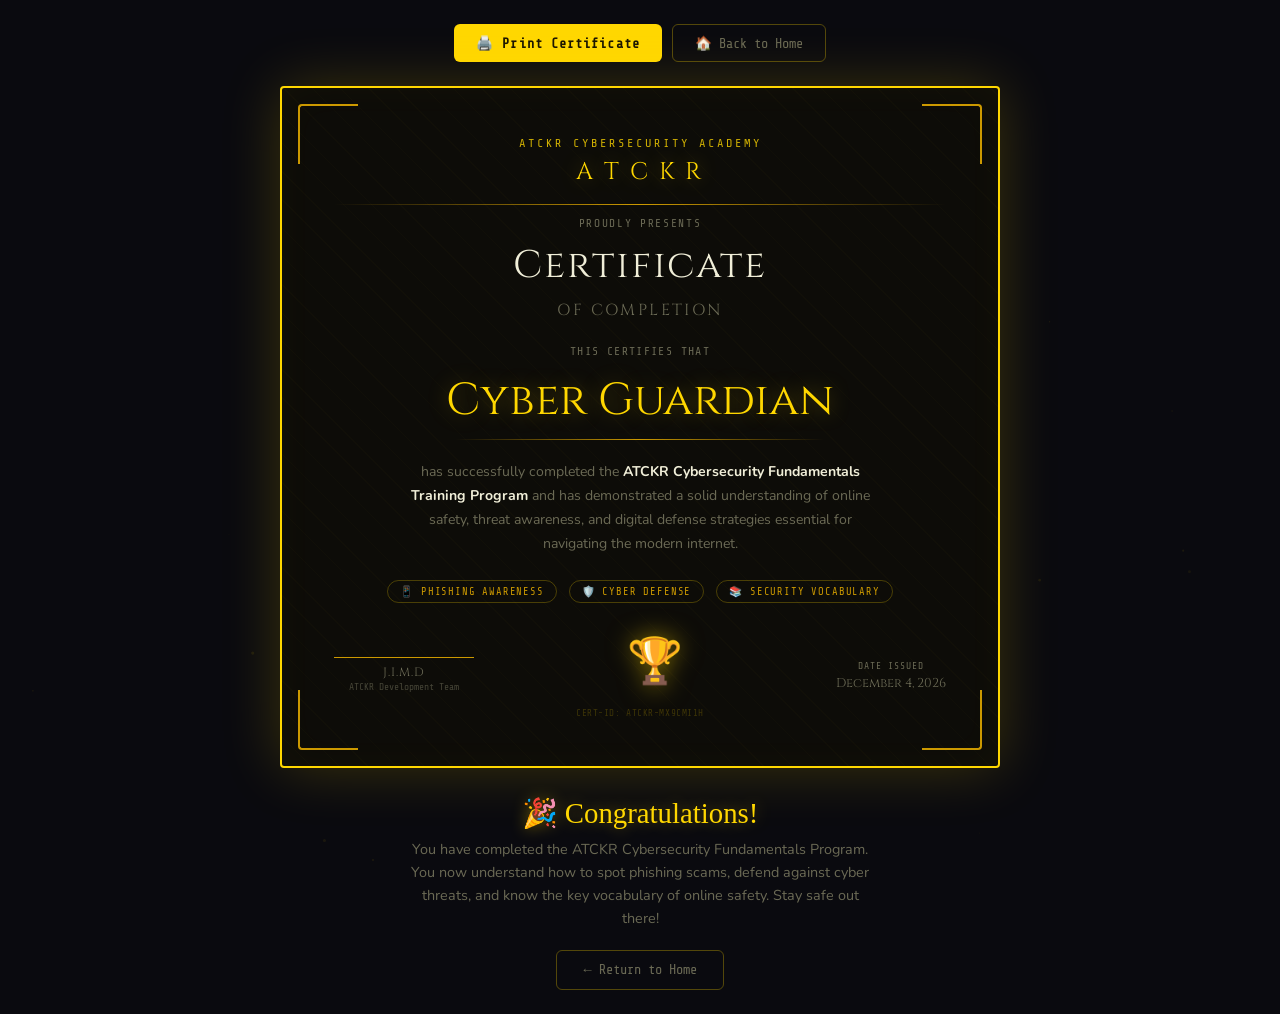
<file: certificate.html>
<!DOCTYPE html>
<html lang="en">
<head>
<meta charset="UTF-8">
<meta name="viewport" content="width=device-width, initial-scale=1.0">
<title>Certificate | ATCKR</title>
<link href="https://fonts.googleapis.com/css2?family=Share+Tech+Mono&family=Cinzel:wght@400;600;700&family=Nunito:wght@400;700;800&display=swap" rel="stylesheet">
<style>
*,*::before,*::after{box-sizing:border-box;margin:0;padding:0;}
:root{
  --bg:#0a0a0f;--gold:#ffd700;--gold-lt:#ffe066;--gold-dk:#cc9900;
  --text:#f0eed8;--muted:#6b6a55;
}
html,body{min-height:100vh;background:var(--bg);font-family:'Nunito',sans-serif;color:var(--text);overflow-x:hidden;}
canvas#particles{position:fixed;inset:0;pointer-events:none;z-index:0;opacity:0.25;}
#app{position:relative;z-index:1;min-height:100vh;display:flex;flex-direction:column;align-items:center;justify-content:center;padding:24px 16px;}

/* Top bar */
.top-actions{display:flex;gap:10px;margin-bottom:24px;flex-wrap:wrap;justify-content:center;}
.btn-print{background:var(--gold);color:#1a1400;border:none;font-family:'Share Tech Mono',monospace;font-size:.85rem;font-weight:700;letter-spacing:.08em;padding:10px 22px;border-radius:6px;cursor:pointer;transition:all .2s;}
.btn-print:hover{background:var(--gold-lt);transform:scale(1.04);}
.btn-home{background:transparent;border:1px solid rgba(255,215,0,.3);color:var(--muted);font-family:'Share Tech Mono',monospace;font-size:.85rem;padding:10px 22px;border-radius:6px;cursor:pointer;transition:all .2s;}
.btn-home:hover{border-color:var(--gold);color:var(--gold);}

/* Certificate card */
.cert-wrap{width:100%;max-width:720px;position:relative;}
.cert{
  background:#0d0c08;
  border:2px solid var(--gold);
  border-radius:4px;
  padding:48px 52px;
  text-align:center;
  position:relative;
  overflow:hidden;
  box-shadow:0 0 60px rgba(255,215,0,.2),inset 0 0 40px rgba(255,215,0,.03);
}

/* Corner ornaments */
.cert::before,.cert::after{
  content:'';position:absolute;width:60px;height:60px;
  border-color:var(--gold-dk);border-style:solid;
}
.cert::before{top:16px;left:16px;border-width:2px 0 0 2px;border-radius:4px 0 0 0;}
.cert::after{bottom:16px;right:16px;border-width:0 2px 2px 0;border-radius:0 0 4px 0;}

.corner-tr,.corner-bl{position:absolute;width:60px;height:60px;}
.corner-tr{top:16px;right:16px;border-top:2px solid var(--gold-dk);border-right:2px solid var(--gold-dk);border-radius:0 4px 0 0;}
.corner-bl{bottom:16px;left:16px;border-bottom:2px solid var(--gold-dk);border-left:2px solid var(--gold-dk);border-radius:0 0 0 4px;}

/* Watermark pattern */
.cert-watermark{
  position:absolute;inset:0;
  background-image:repeating-linear-gradient(45deg,rgba(255,215,0,.015) 0px,rgba(255,215,0,.015) 1px,transparent 1px,transparent 20px);
  pointer-events:none;
}

/* Header */
.cert-logo{font-family:'Share Tech Mono',monospace;font-size:.75rem;color:var(--gold);letter-spacing:.25em;margin-bottom:6px;opacity:.8;}
.cert-org{font-family:'Cinzel',serif;font-size:1.5rem;color:var(--gold);letter-spacing:.1em;margin-bottom:16px;text-shadow:0 0 20px rgba(255,215,0,.4);}
.cert-divider{width:100%;height:1px;background:linear-gradient(90deg,transparent,var(--gold-dk),transparent);margin:12px 0;}
.cert-presents{font-family:'Share Tech Mono',monospace;font-size:.7rem;color:var(--muted);letter-spacing:.15em;text-transform:uppercase;margin-bottom:10px;}

/* Certificate of completion */
.cert-of{font-family:'Cinzel',serif;font-size:2.4rem;color:var(--text);margin-bottom:8px;letter-spacing:.05em;}
.cert-completion{font-family:'Cinzel',serif;font-size:1rem;color:var(--muted);letter-spacing:.15em;text-transform:uppercase;margin-bottom:24px;}

/* Certifies that */
.cert-certifies{font-family:'Share Tech Mono',monospace;font-size:.72rem;color:var(--muted);letter-spacing:.12em;text-transform:uppercase;margin-bottom:12px;}
.cert-name{font-family:'Cinzel',serif;font-size:2.8rem;color:var(--gold);margin-bottom:6px;text-shadow:0 0 20px rgba(255,215,0,.35);min-height:1.2em;word-break:break-word;}
.cert-divider2{width:60%;height:1px;background:linear-gradient(90deg,transparent,var(--gold-dk),transparent);margin:8px auto 20px;}

/* Body text */
.cert-body{font-family:'Nunito',sans-serif;font-size:.88rem;color:var(--muted);line-height:1.7;max-width:480px;margin:0 auto 24px;}
.cert-body strong{color:var(--text);}

/* Topics row */
.cert-topics{display:flex;gap:12px;justify-content:center;flex-wrap:wrap;margin-bottom:28px;}
.cert-topic{border:1px solid rgba(255,215,0,.25);padding:4px 12px;border-radius:20px;font-family:'Share Tech Mono',monospace;font-size:.65rem;color:var(--gold-dk);letter-spacing:.08em;}

/* Bottom row */
.cert-bottom{display:flex;justify-content:space-between;align-items:flex-end;margin-top:8px;}
.cert-sig{text-align:center;}
.cert-sig-line{width:140px;height:1px;background:var(--gold-dk);margin:0 auto 6px;}
.cert-sig-name{font-family:'Cinzel',serif;font-size:.75rem;color:var(--muted);letter-spacing:.08em;}
.cert-sig-title{font-family:'Share Tech Mono',monospace;font-size:.6rem;color:var(--muted);opacity:.6;margin-top:2px;}
.cert-date-wrap{text-align:center;}
.cert-date-label{font-family:'Share Tech Mono',monospace;font-size:.6rem;color:var(--muted);letter-spacing:.1em;text-transform:uppercase;margin-bottom:4px;}
.cert-date{font-family:'Cinzel',serif;font-size:.8rem;color:var(--muted);}
.cert-seal{font-size:2.8rem;filter:drop-shadow(0 0 12px rgba(255,215,0,.5));animation:sealPulse 3s ease-in-out infinite;}
@keyframes sealPulse{0%,100%{filter:drop-shadow(0 0 12px rgba(255,215,0,.5))}50%{filter:drop-shadow(0 0 24px rgba(255,215,0,.8))}}

/* Certificate ID */
.cert-id{font-family:'Share Tech Mono',monospace;font-size:.58rem;color:rgba(255,215,0,.2);margin-top:16px;letter-spacing:.06em;}

/* Congrats message below cert */
.congrats-msg{margin-top:28px;text-align:center;animation:fadeUp .6s ease both;}
.congrats-title{font-family:'Fredoka One',cursive;font-size:1.8rem;color:var(--gold);margin-bottom:8px;text-shadow:0 0 16px rgba(255,215,0,.4);}
.congrats-sub{font-size:.9rem;color:var(--muted);line-height:1.6;max-width:460px;margin:0 auto 20px;}
.btn-home-big{background:transparent;border:1.5px solid rgba(255,215,0,.3);color:var(--muted);font-family:'Share Tech Mono',monospace;font-size:.85rem;padding:11px 26px;border-radius:6px;cursor:pointer;transition:all .2s;}
.btn-home-big:hover{border-color:var(--gold);color:var(--gold);}

@keyframes fadeUp{from{opacity:0;transform:translateY(14px)}to{opacity:1;transform:translateY(0)}}
@keyframes certReveal{from{opacity:0;transform:scale(.95) translateY(20px)}to{opacity:1;transform:scale(1) translateY(0)}}

/* Print styles */
@media print {
  canvas,#particles,.top-actions,.congrats-msg{display:none!important;}
  body{background:#fff!important;}
  #app{padding:0;justify-content:flex-start;}
  .cert{background:#fff!important;border-color:#cc9900!important;box-shadow:none!important;color:#1a1400!important;padding:32px 40px;}
  .cert-org,.cert-of,.cert-name{color:#cc9900!important;text-shadow:none!important;}
  .cert-body,.cert-certifies,.cert-presents,.cert-date,.cert-sig-name,.cert-completion{color:#555!important;}
  .cert::before,.cert::after,.corner-tr,.corner-bl{border-color:#cc9900!important;}
  .cert-topic{border-color:#cc9900!important;color:#cc9900!important;}
}
</style>
</head>
<body>
<canvas id="particles"></canvas>
<div id="app">
  <div class="top-actions">
    <button class="btn-print" onclick="window.print()">🖨️ Print Certificate</button>
    <button class="btn-home"  onclick="window.location.href='index.html'">🏠 Back to Home</button>
  </div>

  <div class="cert-wrap">
    <div class="cert" id="cert">
      <div class="cert-watermark"></div>
      <div class="corner-tr"></div>
      <div class="corner-bl"></div>

      <div class="cert-logo">ATCKR CYBERSECURITY ACADEMY</div>
      <div class="cert-org">A T C K R</div>
      <div class="cert-divider"></div>
      <div class="cert-presents">Proudly Presents</div>

      <div class="cert-of">Certificate</div>
      <div class="cert-completion">of Completion</div>

      <div class="cert-certifies">This certifies that</div>
      <div class="cert-name" id="certName">Cyber Guardian</div>
      <div class="cert-divider2"></div>

      <div class="cert-body">
        has successfully completed the <strong>ATCKR Cybersecurity Fundamentals Training Program</strong>
        and has demonstrated a solid understanding of online safety, threat awareness, and digital defense strategies essential for navigating the modern internet.
      </div>

      <div class="cert-topics">
        <div class="cert-topic">📱 PHISHING AWARENESS</div>
        <div class="cert-topic">🛡️ CYBER DEFENSE</div>
        <div class="cert-topic">📚 SECURITY VOCABULARY</div>
      </div>

      <div class="cert-bottom">
        <div class="cert-sig">
          <div class="cert-sig-line"></div>
          <div class="cert-sig-name">J.I.M.D</div>
          <div class="cert-sig-title">ATCKR Development Team</div>
        </div>
        <div class="cert-seal">🏆</div>
        <div class="cert-date-wrap">
          <div class="cert-date-label">Date Issued</div>
          <div class="cert-date" id="certDate">—</div>
        </div>
      </div>

      <div class="cert-id" id="certId">CERT-ID: ATCKR-000000</div>
    </div>
  </div>

  <div class="congrats-msg">
    <div class="congrats-title">🎉 Congratulations!</div>
    <div class="congrats-sub">You have completed the ATCKR Cybersecurity Fundamentals Program. You now understand how to spot phishing scams, defend against cyber threats, and know the key vocabulary of online safety. Stay safe out there!</div>
    <button class="btn-home-big" onclick="window.location.href='index.html'">← Return to Home</button>
  </div>
</div>

<script>
(function particles(){
  const c=document.getElementById('particles'),ctx=c.getContext('2d');
  let W,H,pts=[];
  function resize(){W=c.width=innerWidth;H=c.height=innerHeight;pts=Array.from({length:40},()=>({x:Math.random()*W,y:Math.random()*H,r:Math.random()*1.3+.4,vx:(Math.random()-.5)*.22,vy:(Math.random()-.5)*.22,a:Math.random()}));}
  resize();window.addEventListener('resize',resize);
  (function draw(){ctx.clearRect(0,0,W,H);pts.forEach(p=>{ctx.beginPath();ctx.arc(p.x,p.y,p.r,0,Math.PI*2);ctx.fillStyle=`rgba(255,215,0,${p.a*.35})`;ctx.fill();p.x+=p.vx;p.y+=p.vy;if(p.x<0||p.x>W)p.vx*=-1;if(p.y<0||p.y>H)p.vy*=-1;});requestAnimationFrame(draw);})();
})();

// Load student data from localStorage
const name = localStorage.getItem('student_name') || 'Cyber Guardian';
const date = localStorage.getItem('finalquiz_date') || new Date().toLocaleDateString('en-US',{year:'numeric',month:'long',day:'numeric'});
const id   = 'ATCKR-' + Date.now().toString(36).toUpperCase().slice(-8);

document.getElementById('certName').textContent = name;
document.getElementById('certDate').textContent = date;
document.getElementById('certId').textContent   = 'CERT-ID: ' + id;

// Entrance animation
const cert = document.getElementById('cert');
cert.style.animation = 'certReveal .7s cubic-bezier(.34,1.56,.64,1)';

// Confetti on load
setTimeout(()=>{
  const cols=['#ffd700','#ffe066','#fff','#39ff14','#00e5ff','#a55eea'];
  const st=document.createElement('style');
  st.textContent='@keyframes cf{0%{transform:translateY(-20px) rotate(0);opacity:1}100%{transform:translateY(110vh) rotate(720deg);opacity:0}}@keyframes cfs{0%{transform:translateY(-20px) translateX(0) rotate(0);opacity:1}100%{transform:translateY(110vh) translateX(90px) rotate(540deg);opacity:0}}';
  document.head.appendChild(st);
  for(let i=0;i<180;i++){
    const el=document.createElement('div');const sz=Math.random()*9+4;const rect=Math.random()>.4;
    el.style.cssText='position:fixed;pointer-events:none;z-index:9999;left:'+Math.random()*100+'vw;top:-24px;width:'+sz+'px;height:'+(rect?sz*.35:sz)+'px;border-radius:'+(rect?'1px':'50%')+';background:'+cols[i%cols.length]+';opacity:1;animation:'+(Math.random()>.5?'cf':'cfs')+' '+(2+Math.random()*2.5)+'s '+(Math.random()*.5)+'s ease-in forwards';
    document.body.appendChild(el);setTimeout(()=>el.remove(),5500);
  }
},400);
</script>
</body>
</html>
</file>
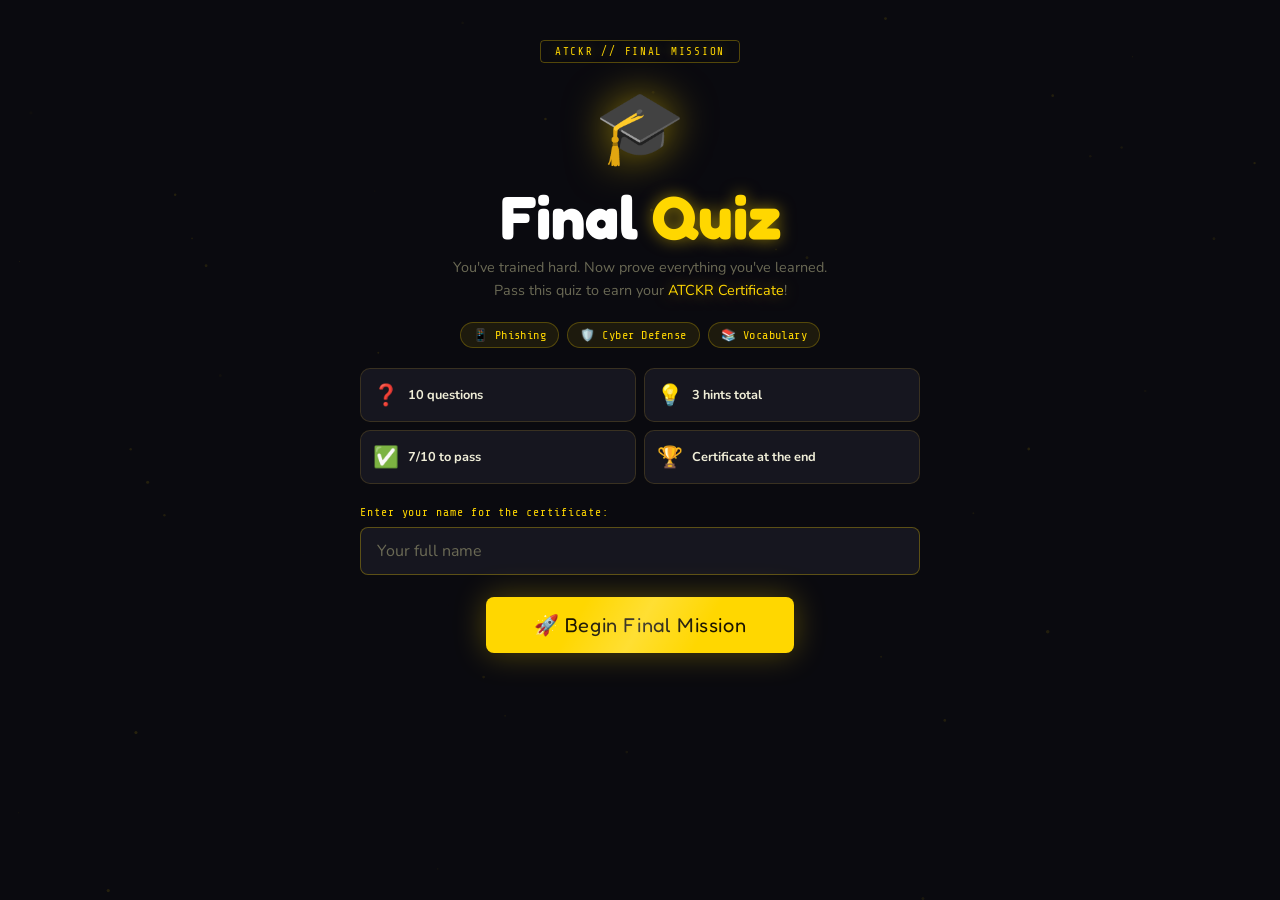
<file: finalquiz.html>
<!DOCTYPE html>
<html lang="en">
<head>
<meta charset="UTF-8">
<meta name="viewport" content="width=device-width, initial-scale=1.0">
<title>Final Quiz | ATCKR</title>
<link href="https://fonts.googleapis.com/css2?family=Share+Tech+Mono&family=Fredoka+One&family=Nunito:wght@700;800;900&display=swap" rel="stylesheet">
<link rel="stylesheet" href="finalquiz.css">
</head>
<body>
<canvas id="particles"></canvas>
<div id="app">

  <!-- ===== INTRO ===== -->
  <div id="s-intro" class="screen active">
    <div class="final-badge">ATCKR // FINAL MISSION</div>
    <div class="intro-icon">🎓</div>
    <h1 class="intro-title">Final <span class="gold">Quiz</span></h1>
    <p class="intro-sub">You've trained hard. Now prove everything you've learned.<br>Pass this quiz to earn your <span class="gold">ATCKR Certificate</span>!</p>

    <div class="topics-row">
      <div class="topic-chip">📱 Phishing</div>
      <div class="topic-chip">🛡️ Cyber Defense</div>
      <div class="topic-chip">📚 Vocabulary</div>
    </div>

    <div class="rules-grid">
      <div class="rule-box">
        <div class="rule-icon">❓</div>
        <div class="rule-text">10 questions</div>
      </div>
      <div class="rule-box">
        <div class="rule-icon">💡</div>
        <div class="rule-text">3 hints total</div>
      </div>
      <div class="rule-box">
        <div class="rule-icon">✅</div>
        <div class="rule-text">7/10 to pass</div>
      </div>
      <div class="rule-box">
        <div class="rule-icon">🏆</div>
        <div class="rule-text">Certificate at the end</div>
      </div>
    </div>

    <div class="name-section">
      <label class="name-label">Enter your name for the certificate:</label>
      <input type="text" id="studentName" class="name-input" placeholder="Your full name" maxlength="40">
    </div>

    <button class="btn-start" onclick="startQuiz()">🚀 Begin Final Mission</button>
  </div>

  <!-- ===== QUIZ ===== -->
  <div id="s-quiz" class="screen">

    <div class="quiz-topbar">
      <div class="q-counter" id="qCounter">Q1 / 10</div>
      <div class="prog-wrap">
        <div class="prog-fill" id="progFill" style="width:0%"></div>
      </div>
      <div class="hints-left" id="hintsLeft">
        <span class="hint-icon">💡</span>
        <span id="hintCount">3</span> hints left
      </div>
    </div>

    <div class="topic-tag" id="topicTag">📱 Phishing</div>

    <div class="q-card" id="qCard">
      <div class="q-img" id="qImg">🎣</div>
      <div class="q-text" id="qText">Loading...</div>
      <div class="choices" id="choices"></div>
      <button class="btn-hint" id="btnHint" onclick="useHint()">
        💡 Use a Hint <span class="hint-badge" id="hintBadge">3</span>
      </button>
      <div class="hint-box" id="hintBox"></div>
      <div class="feedback-msg" id="feedbackMsg"></div>
    </div>

    <div class="score-live">Score: <span id="liveScore">0</span> / 10</div>
  </div>

  <!-- ===== RESULTS ===== -->
  <div id="s-results" class="screen">
    <div class="res-icon" id="resIcon">🏆</div>
    <div class="final-badge" id="resBadge">FINAL MISSION // COMPLETE</div>
    <h2 class="res-title" id="resTitle">Mission Accomplished!</h2>
    <p class="res-sub" id="resSub">You passed the ATCKR Final Quiz!</p>

    <div class="score-ring" id="scoreRing">
      <div class="score-ring-num" id="scoreRingNum">0/10</div>
      <div class="score-ring-label">Final Score</div>
    </div>

    <div class="breakdown">
      <div class="bd-item">
        <div class="bd-num" id="bdPhishing">0/4</div>
        <div class="bd-lbl">📱 Phishing</div>
      </div>
      <div class="bd-item">
        <div class="bd-num" id="bdDefense">0/3</div>
        <div class="bd-lbl">🛡️ Defense</div>
      </div>
      <div class="bd-item">
        <div class="bd-num" id="bdVocab">0/3</div>
        <div class="bd-lbl">📚 Vocab</div>
      </div>
      <div class="bd-item">
        <div class="bd-num" id="bdHints">0</div>
        <div class="bd-lbl">💡 Hints used</div>
      </div>
    </div>

    <div class="res-btns" id="resBtns"></div>
  </div>

</div>
<div class="combo" id="combo"></div>
<script src="finalquiz.js"></script>
</body>
</html>
</file>
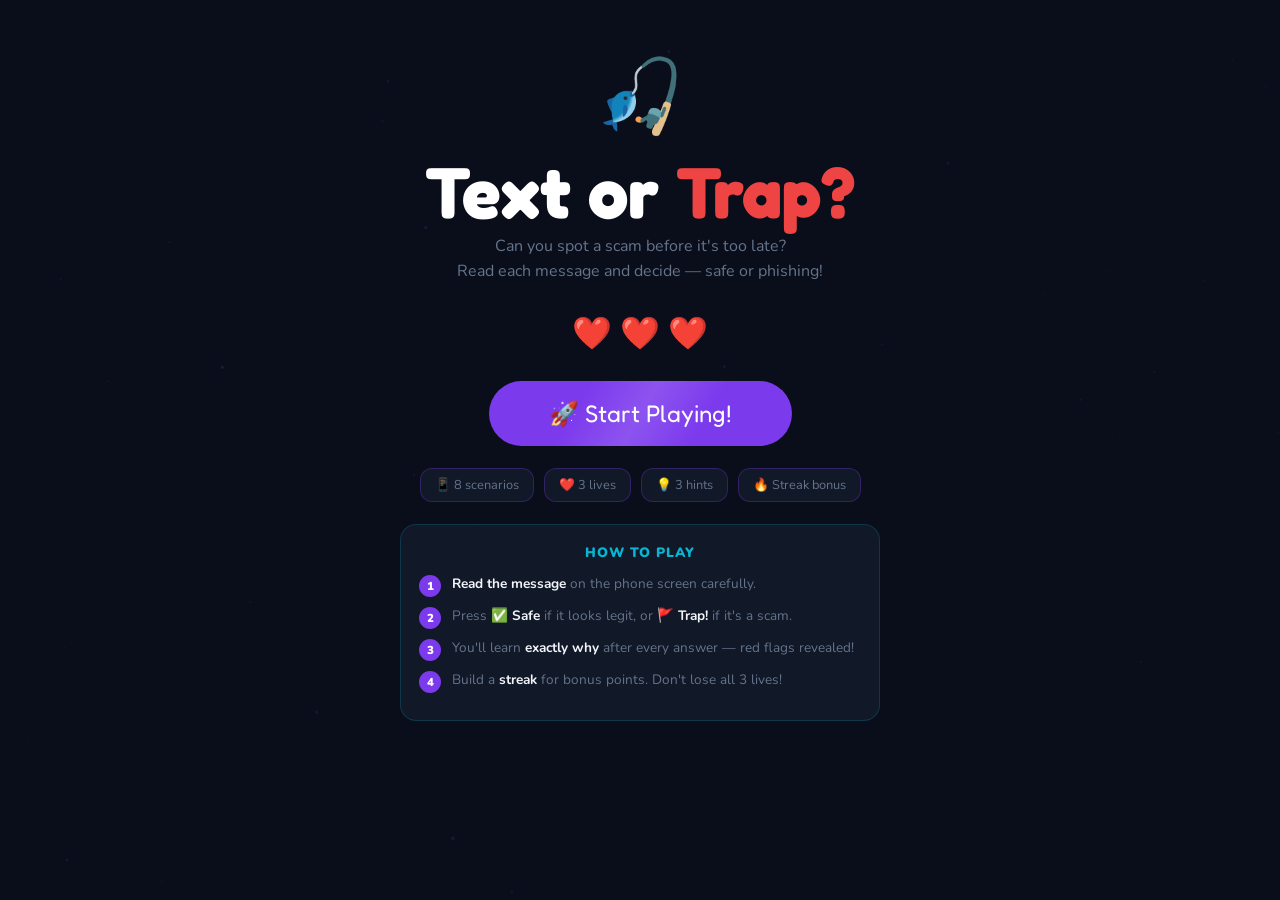
<file: textortrap.html>
<!-- Half of this code was -->

<!DOCTYPE html>
<html lang="en">
<head>
<meta charset="UTF-8">
<meta name="viewport" content="width=device-width, initial-scale=1.0">
<title>Text or Trap? | ATCKR</title>
<link href="https://fonts.googleapis.com/css2?family=Fredoka+One&family=Nunito:wght@400;700;800;900&display=swap" rel="stylesheet">
<link rel="stylesheet" href="textortrap.css">
</head>
<body>

<canvas id="particles"></canvas>

<div id="app">

  <!-- ===== INTRO SCREEN ===== -->
  <div id="s-intro" class="screen active">
    <div class="intro-logo">🎣</div>
    <h1 class="intro-title">Text or <span class="trap">Trap?</span></h1>
    <p class="intro-sub">Can you spot a scam before it's too late?<br>Read each message and decide — safe or phishing!</p>

    <div class="lives-preview">
      <span style="--i:0">❤️</span>
      <span style="--i:1">❤️</span>
      <span style="--i:2">❤️</span>
    </div>

    <button class="btn-play" onclick="startGame()">🚀 Start Playing!</button>

    <div class="mini-rules">
      <div class="rule-chip">📱 8 scenarios</div>
      <div class="rule-chip">❤️ 3 lives</div>
      <div class="rule-chip">💡 3 hints</div>
      <div class="rule-chip">🔥 Streak bonus</div>
    </div>

    <div class="how-box">
      <div class="how-title">How to play</div>
      <div class="how-step">
        <div class="how-n">1</div>
        <div class="how-t"><strong>Read the message</strong> on the phone screen carefully.</div>
      </div>
      <div class="how-step">
        <div class="how-n">2</div>
        <div class="how-t">Press <strong>✅ Safe</strong> if it looks legit, or <strong>🚩 Trap!</strong> if it's a scam.</div>
      </div>
      <div class="how-step">
        <div class="how-n">3</div>
        <div class="how-t">You'll learn <strong>exactly why</strong> after every answer — red flags revealed!</div>
      </div>
      <div class="how-step">
        <div class="how-n">4</div>
        <div class="how-t">Build a <strong>streak</strong> for bonus points. Don't lose all 3 lives!</div>
      </div>
    </div>
  </div>

  <!-- ===== GAME SCREEN ===== -->
  <div id="s-game" class="screen">

    <div class="hud">
      <div class="hud-lives" id="hudLives"></div>
      <div class="hud-streak" id="hudStreak"></div>
      <div class="hud-score" id="hudScore">0</div>
    </div>

    <div class="prog">
      <div class="prog-bar" id="progBar" style="width:0%"></div>
    </div>
    <div class="prog-label">
      <span id="progText">Question 1 of 8</span>
      <span id="progPct">0%</span>
    </div>

    <!-- Phone mockup -->
    <div class="phone-wrap" id="phoneWrap">
      <div class="phone-notch"></div>
      <div class="phone-screen">
        <div class="p-status">
          <span id="clockEl">9:41</span>
          <span>🔋 84%</span>
        </div>
        <div class="p-header">
          <div class="p-ava" id="pAva">📱</div>
          <div>
            <div class="p-name" id="pName">…</div>
            <div class="p-num"  id="pNum">…</div>
          </div>
        </div>
        <div class="p-msgs" id="pMsgs"></div>
        <div class="flag-area" id="flagArea"></div>
      </div>

      <!-- Feedback overlay sits inside phone shell -->
      <div class="fb-layer" id="fbLayer">
        <div class="fb-icon"    id="fbIcon">✅</div>
        <div class="fb-title"   id="fbTitle">Nice catch!</div>
        <div class="fb-explain" id="fbExplain"></div>
        <div class="fb-learn"   id="fbLearn">
          <div class="fb-learn-title" id="fbLearnTitle">Red flags</div>
          <div id="fbLearnBody"></div>
        </div>
        <button class="btn-next" id="btnNext" onclick="nextQ()">Next →</button>
      </div>
    </div>

    <!-- Answer buttons -->
    <div class="ans-row">
      <button class="btn-ans btn-safe" id="btnSafe" onclick="answer('safe')">
        ✅ SAFE!
        <sub>Looks legit to me</sub>
      </button>
      <button class="btn-ans btn-trap" id="btnTrap" onclick="answer('trap')">
        🚩 TRAP!
        <sub>This is a scam</sub>
      </button>
    </div>

    <button class="btn-hint" id="btnHint" onclick="useHint()">
      💡 Show a Hint <span class="h-dot" id="hintDot">3</span>
    </button>

  </div>

  <!-- ===== RESULTS SCREEN ===== -->
  <div id="s-results" class="screen">
    <div class="res-trophy" id="resTrophy">🏆</div>
    <div class="res-title"  id="resTitle">Great job!</div>
    <div class="res-sub"    id="resSub"></div>
    <div class="score-big"  id="resScore">0 pts</div>
    <div class="stars-row"  id="resStars">⭐⭐⭐</div>

    <div class="breakdown">
      <div class="bd-item">
        <div class="bd-num" id="bdCorrect">0/0</div>
        <div class="bd-lbl">Correct</div>
      </div>
      <div class="bd-item">
        <div class="bd-num" id="bdBest">0x</div>
        <div class="bd-lbl">Best streak</div>
      </div>
      <div class="bd-item">
        <div class="bd-num" id="bdBonus">+0</div>
        <div class="bd-lbl">Bonus pts</div>
      </div>
    </div>

    <!-- Phishing definition shown at the end -->
    <div class="def-box">
      <div class="def-tag">📚 What you just practiced defending against</div>
      <div class="def-word">Phishing</div>
      <div class="def-text">Phishing is when a scammer pretends to be someone you trust — like a bank, delivery service, or a friend — to trick you into clicking a fake link or giving away personal information.</div>
      <div class="def-tips">
        <div class="def-tip">Real banks <strong>never</strong> send links asking you to log in by text.</div>
        <div class="def-tip">Urgency ("Act NOW! Expires in 10 min!") is a classic scam tactic.</div>
        <div class="def-tip">Always check the URL — scammers use fakes like "amaz<strong>0</strong>n.com".</div>
        <div class="def-tip">If you didn't enter a contest, you can't win one.</div>
        <div class="def-tip">Never share your password with <strong>anyone</strong>, ever!</div>
      </div>
    </div>

    <div class="btn-row">
      <button class="btn-secondary" onclick="startGame()">🔁 Play Again</button>
      <button class="btn-primary"   onclick="goNext()">Next Game →</button>
      <a href="cyberdefense.html"></a>
  </div>

</div>

<!-- Combo burst popup -->
<div class="combo" id="combo"></div>

<!-- JavaScript files loaded at the bottom -->
<script src="textortrap-data.js"></script>
<script src="textortrap.js"></script>

</body>
</html>
</file>
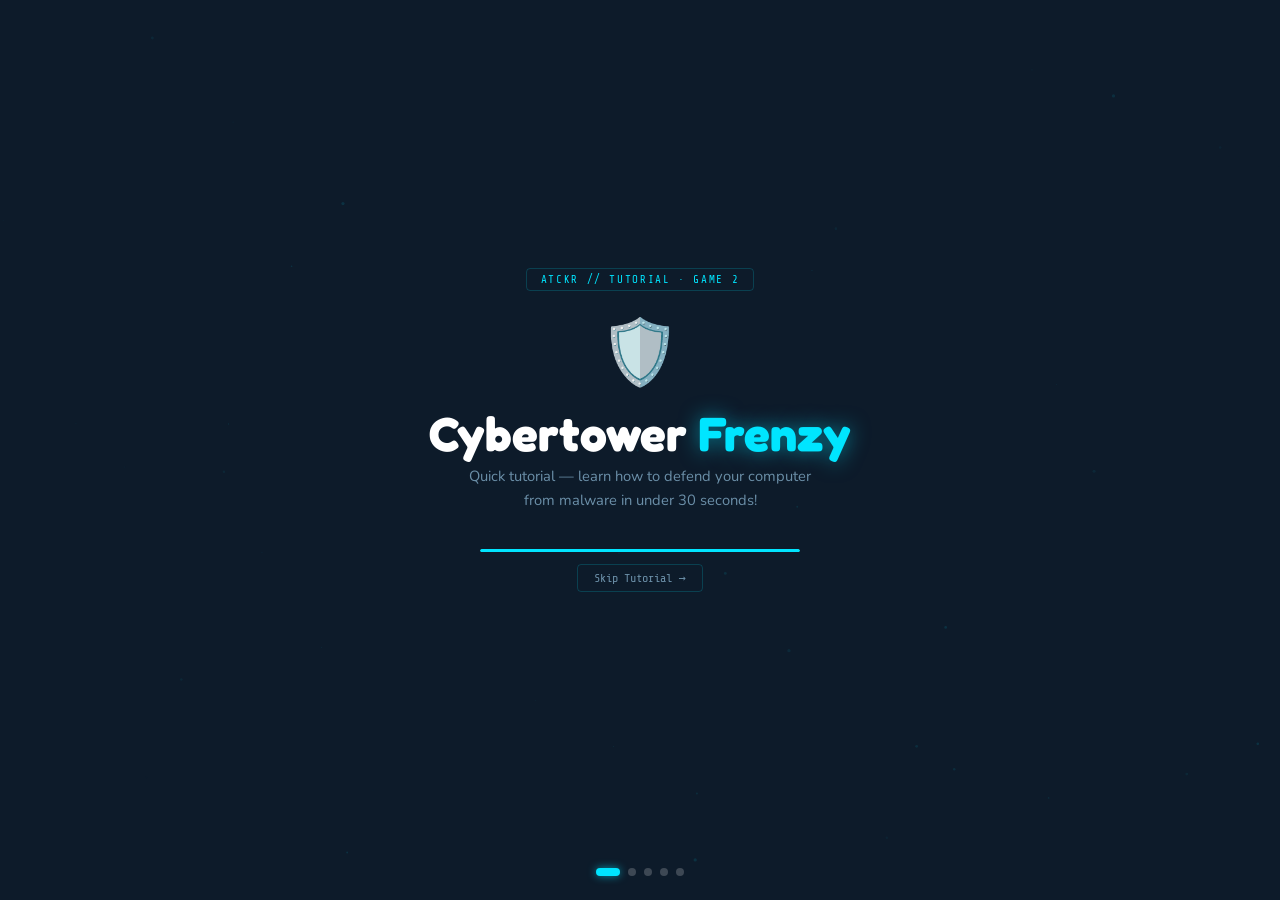
<file: tutorial2.html>
<!DOCTYPE html>
<html lang="en">
<head>
<meta charset="UTF-8">
<meta name="viewport" content="width=device-width, initial-scale=1.0">
<title>How to Play — Cybertower Frenzy | ATCKR</title>
<link href="https://fonts.googleapis.com/css2?family=Share+Tech+Mono&family=Fredoka+One&family=Nunito:wght@700;800;900&display=swap" rel="stylesheet">
<link rel="stylesheet" href="tutorial2.css">
</head>
<body>
<canvas id="particles"></canvas>
<div id="app">

  <!-- ===== INTRO SLIDE ===== -->
  <div class="slide active" id="slide-0">
    <div class="slide-badge">ATCKR // TUTORIAL · GAME 2</div>
    <div class="slide-icon">🛡️</div>
    <h1 class="slide-title">Cybertower <span class="cyan">Frenzy</span></h1>
    <p class="slide-sub">Quick tutorial — learn how to defend your computer<br>from malware in under 30 seconds!</p>
    <div class="auto-bar-wrap">
      <div class="auto-bar" id="auto-bar-0"></div>
    </div>
    <button class="btn-skip" onclick="skipTutorial()">Skip Tutorial →</button>
  </div>

  <!-- ===== SLIDE 1: The Map ===== -->
  <div class="slide" id="slide-1">
    <div class="slide-badge">STEP 1 OF 4</div>
    <h2 class="slide-title small">The Map</h2>
    <p class="slide-sub">Enemies walk along the <span class="cyan">glowing blue path</span> toward your computer. You need to stop them!</p>
    <div class="game-preview" id="preview-1">
      <!-- Fake game grid -->
      <div class="fake-grid" id="fake-grid-1">
        <div class="fake-path-line"></div>
        <div class="fake-enemy" id="fe1">🐛</div>
        <div class="fake-enemy" id="fe2" style="opacity:.6">🎣</div>
        <div class="fake-computer">🖥️</div>
        <div class="fake-start">⚠️</div>
        <!-- Arrow pointing to path -->
        <div class="arrow-label" id="arr-path">
          <div class="arrow-line down"></div>
          <div class="arrow-text">Enemies walk this path!</div>
        </div>
        <!-- Arrow pointing to computer -->
        <div class="arrow-label" id="arr-comp">
          <div class="arrow-text">Protect this!</div>
          <div class="arrow-line up"></div>
        </div>
      </div>
    </div>
    <div class="auto-bar-wrap">
      <div class="auto-bar" id="auto-bar-1"></div>
    </div>
    <button class="btn-skip" onclick="skipTutorial()">Skip Tutorial →</button>
  </div>

  <!-- ===== SLIDE 2: Sidebar Towers ===== -->
  <div class="slide" id="slide-2">
    <div class="slide-badge">STEP 2 OF 4</div>
    <h2 class="slide-title small">Pick a Defense</h2>
    <p class="slide-sub">Click a <span class="cyan">tower card</span> in the sidebar to select it. Each tower stops different threats!</p>
    <div class="game-preview">
      <div class="fake-sidebar">
        <div class="fake-card highlighted" id="fc-firewall">
          <span class="fc-emoji">🧱</span>
          <div class="fc-name">Firewall</div>
          <div class="fc-cost">💰 30</div>
        </div>
        <div class="fake-card" id="fc-antivirus">
          <span class="fc-emoji">🔍</span>
          <div class="fc-name">Antivirus</div>
          <div class="fc-cost">💰 45</div>
        </div>
        <div class="fake-card" id="fc-vpn">
          <span class="fc-emoji">🔐</span>
          <div class="fc-name">VPN Shield</div>
          <div class="fc-cost">💰 90</div>
        </div>
        <!-- Animated arrow -->
        <div class="arrow-label side" id="arr-sidebar">
          <div class="arrow-line left"></div>
          <div class="arrow-text">Click a card here!</div>
        </div>
      </div>
      <div class="fake-grid-small">
        <div class="fake-tile green-glow pulse">Place here!</div>
        <div class="fake-tile"></div>
        <div class="fake-tile"></div>
        <div class="fake-tile green-glow pulse">Place here!</div>
      </div>
    </div>
    <div class="auto-bar-wrap">
      <div class="auto-bar" id="auto-bar-2"></div>
    </div>
    <button class="btn-skip" onclick="skipTutorial()">Skip Tutorial →</button>
  </div>

  <!-- ===== SLIDE 3: Place Tower ===== -->
  <div class="slide" id="slide-3">
    <div class="slide-badge">STEP 3 OF 4</div>
    <h2 class="slide-title small">Place Your Tower</h2>
    <p class="slide-sub">After selecting a tower, click any <span class="cyan">green tile</span> on the map to place it. Towers automatically shoot enemies in range!</p>
    <div class="game-preview">
      <div class="fake-placement-demo" id="place-demo">
        <div class="placement-grid">
          <div class="ptile path"></div>
          <div class="ptile"></div>
          <div class="ptile selected-tile">
            <span class="ptile-tower">🧱</span>
            <div class="range-ring"></div>
          </div>
          <div class="ptile path"></div>
          <div class="ptile path"></div>
          <div class="ptile"></div>
          <div class="ptile path"></div>
          <div class="ptile"></div>
          <div class="ptile"></div>
        </div>
        <div class="placement-arrows">
          <div class="arrow-label place-arrow">
            <div class="arrow-text">Tower placed here!</div>
            <div class="arrow-line down-right"></div>
          </div>
          <div class="arrow-label range-arrow">
            <div class="arrow-line down-left"></div>
            <div class="arrow-text">Shoots enemies in this range!</div>
          </div>
        </div>
        <!-- Animated enemy walking into range -->
        <div class="demo-enemy" id="demo-enemy">🐛</div>
        <div class="demo-projectile" id="demo-proj"></div>
      </div>
    </div>
    <div class="auto-bar-wrap">
      <div class="auto-bar" id="auto-bar-3"></div>
    </div>
    <button class="btn-skip" onclick="skipTutorial()">Skip Tutorial →</button>
  </div>

  <!-- ===== SLIDE 4: Match Towers to Enemies ===== -->
  <div class="slide" id="slide-4">
    <div class="slide-badge">STEP 4 OF 4</div>
    <h2 class="slide-title small">Match Your Defenses!</h2>
    <p class="slide-sub">Each tower only stops <span class="cyan">certain enemies</span>. Use the right tower for the right threat!</p>
    <div class="match-grid">
      <div class="match-row">
        <div class="match-enemy">🐛 Worm</div>
        <div class="match-arrow">→</div>
        <div class="match-tower">🧱 Firewall</div>
      </div>
      <div class="match-row">
        <div class="match-enemy">🕵️ Spyware</div>
        <div class="match-arrow">→</div>
        <div class="match-tower">🔍 Antivirus</div>
      </div>
      <div class="match-row">
        <div class="match-enemy">🔒 Ransomware</div>
        <div class="match-arrow">→</div>
        <div class="match-tower">🔐 VPN Shield</div>
      </div>
      <div class="match-row">
        <div class="match-enemy">🎣 Phishing</div>
        <div class="match-arrow">→</div>
        <div class="match-tower">🧱 Firewall</div>
      </div>
    </div>
    <div class="auto-bar-wrap">
      <div class="auto-bar" id="auto-bar-4"></div>
    </div>
    <button class="btn-skip" onclick="skipTutorial()">Skip Tutorial →</button>
  </div>

  <!-- ===== END SCREEN ===== -->
  <div class="slide" id="slide-end">
    <div class="end-icon">✅</div>
    <div class="slide-badge">TUTORIAL COMPLETE</div>
    <h2 class="slide-title">You're Ready!</h2>
    <p class="slide-sub">You know how to place towers, pick the right defense,<br>and protect your computer from malware. Good luck!</p>
    <div class="end-btns">
      <button class="btn-replay" onclick="replayTutorial()">↺ Watch Again</button>
      <button class="btn-play"   onclick="startGame()">▶ Start Game!</button>
    </div>
  </div>

  <!-- Dot indicators -->
  <div class="dots" id="dots">
    <div class="dot active" onclick="goSlide(0)"></div>
    <div class="dot" onclick="goSlide(1)"></div>
    <div class="dot" onclick="goSlide(2)"></div>
    <div class="dot" onclick="goSlide(3)"></div>
    <div class="dot" onclick="goSlide(4)"></div>
  </div>

</div>
<script src="tutorial2.js"></script>
</body>
</html>
</file>
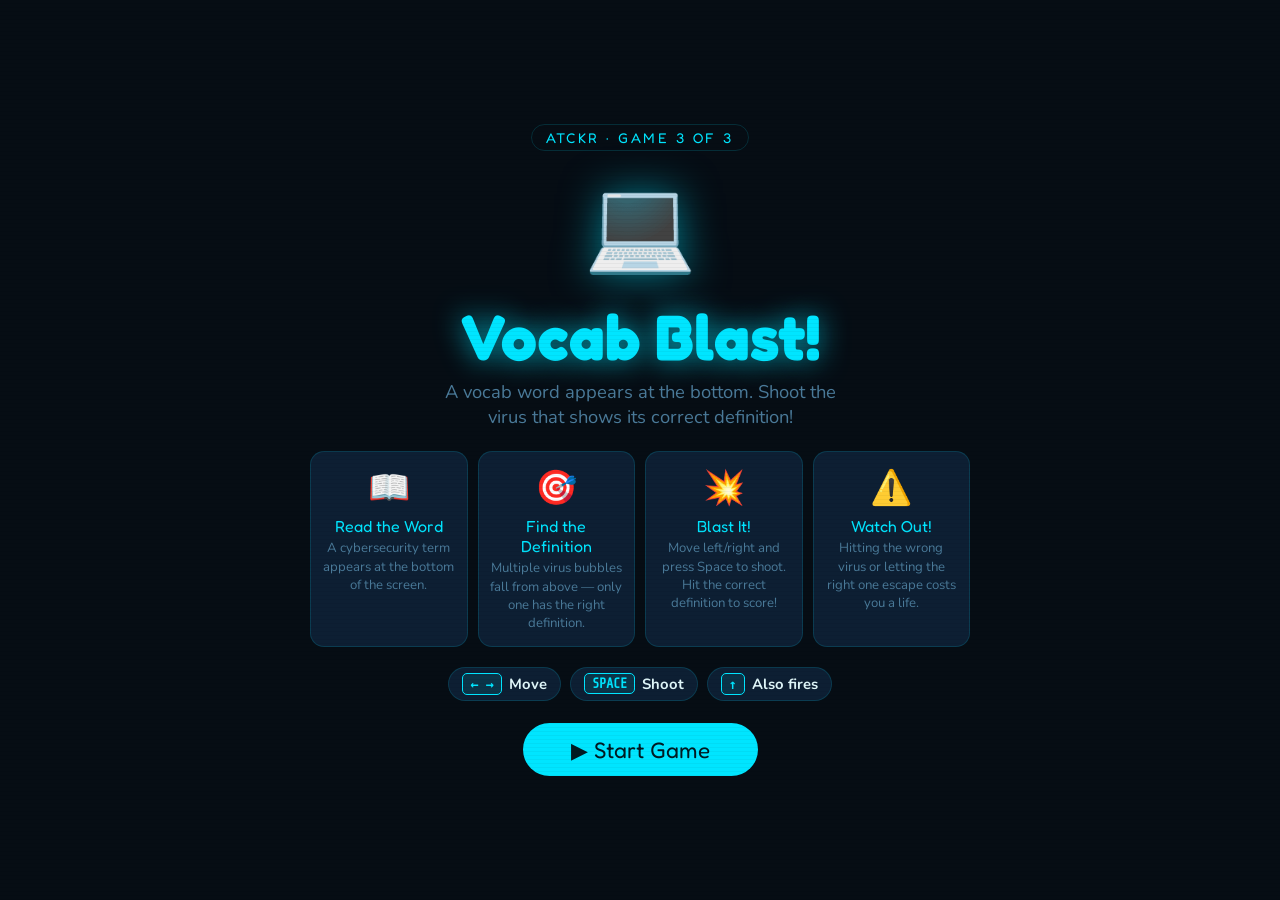
<file: vocabblast.html>
<!DOCTYPE html>
<html lang="en">
<head>
  <meta charset="UTF-8" />
  <meta name="viewport" content="width=device-width, initial-scale=1.0" />
  <title>ATCKR — Vocab Blast</title>
  <link rel="preconnect" href="https://fonts.googleapis.com" />
  <link rel="preconnect" href="https://fonts.gstatic.com" crossorigin />
  <link href="https://fonts.googleapis.com/css2?family=Fredoka+One&family=Nunito:wght@400;600;700;800;900&family=Share+Tech+Mono&display=swap" rel="stylesheet" />
  <link rel="stylesheet" href="vocabblast.css" />
</head>
<body>

  <!-- Particle starfield (same as game1 & game2) -->
  <canvas id="particles"></canvas>

  <!-- Combo streak popup -->
  <div id="combo"></div>


  <!-- ====================================================
       SCREEN 1: INTRO
  ==================================================== -->
  <section class="screen active" id="s-intro">
    <div class="intro-badge">ATCKR · Game 3 of 3</div>
    <div class="intro-icon">💻</div>
    <h1 class="intro-title">Vocab Blast!</h1>
    <p class="intro-sub">A vocab word appears at the bottom. Shoot the virus that shows its correct definition!</p>

    <div class="intro-cards">
      <div class="intro-card">
        <span class="ic-e">📖</span>
        <div class="ic-t">Read the Word</div>
        <div class="ic-d">A cybersecurity term appears at the bottom of the screen.</div>
      </div>
      <div class="intro-card">
        <span class="ic-e">🎯</span>
        <div class="ic-t">Find the Definition</div>
        <div class="ic-d">Multiple virus bubbles fall from above — only one has the right definition.</div>
      </div>
      <div class="intro-card">
        <span class="ic-e">💥</span>
        <div class="ic-t">Blast It!</div>
        <div class="ic-d">Move left/right and press Space to shoot. Hit the correct definition to score!</div>
      </div>
      <div class="intro-card">
        <span class="ic-e">⚠️</span>
        <div class="ic-t">Watch Out!</div>
        <div class="ic-d">Hitting the wrong virus or letting the right one escape costs you a life.</div>
      </div>
    </div>

    <div class="intro-controls">
      <div class="ctrl-pill"><span class="ctrl-key">← →</span> Move</div>
      <div class="ctrl-pill"><span class="ctrl-key">SPACE</span> Shoot</div>
      <div class="ctrl-pill"><span class="ctrl-key">↑</span> Also fires</div>
    </div>

    <button class="btn-start" onclick="startGame()">▶ Start Game</button>
  </section>


  <!-- ====================================================
       SCREEN 2: GAME
  ==================================================== -->
  <section class="screen" id="s-game">

    <div id="hud">
      <span class="hud-title">💻 Vocab Blast</span>
      <div class="hud-stat">❤️ <span id="vbLives">3</span></div>
      <div class="hud-stat">⭐ <span id="vbScore">0</span></div>
      <div class="hud-stat">✅ <span id="vbCorrect">0</span>/<span id="vbTotal">9</span></div>
      <div class="hud-stat">🌊 Round <span id="vbRound">1</span></div>
      <span id="vbStreak"></span>
    </div>

    <div id="canvas-wrap">
      <canvas id="gameCanvas"></canvas>
      <div id="word-prompt">
        <div id="prompt-label">▸ SHOOT THE DEFINITION OF ◂</div>
        <div id="prompt-word">—</div>
      </div>
    </div>

  </section>


  <!-- ====================================================
       SCREEN 3: RESULTS
  ==================================================== -->
  <section class="screen" id="s-results">
    <div class="res-trophy" id="resTrophy">🏆</div>
    <h2 class="res-title"  id="resTitle">VOCAB MASTER!</h2>
    <p  class="res-sub"    id="resSub">You know your cybersecurity terms!</p>
    <div class="res-score" id="resScore">0 pts</div>
    <div class="res-stars" id="resStars">⭐⭐⭐</div>

    <div class="res-breakdown">
      <div class="bd-cell"><span class="bd-val" id="bdCorrect">0</span><span class="bd-lbl">Correct Blasts</span></div>
      <div class="bd-cell"><span class="bd-val" id="bdMissed">0</span><span class="bd-lbl">Missed</span></div>
      <div class="bd-cell"><span class="bd-val" id="bdBest">0x</span><span class="bd-lbl">Best Streak</span></div>
      <div class="bd-cell"><span class="bd-val" id="bdBonus">+0</span><span class="bd-lbl">Streak Bonus</span></div>
    </div>

    <div class="res-btns">
      <button class="res-btn primary"   onclick="goHome()">🏠 Back to Hub</button>
      <button class="res-btn secondary" onclick="startGame()">↺ Play Again</button>
    </div>
  </section>


  <!-- game3.js loads after the DOM so all elements exist -->
  <script src="vocabblast.js"></script>

</body>
</html>
</file>
<file: finalquiz.css>
/* =====================================================
   ATCKR — Final Quiz
   Stylesheet: finalquiz.css
   Gold accent theme to mark this as the final,
   most important challenge in the series.
   ===================================================== */

*, *::before, *::after { box-sizing: border-box; margin: 0; padding: 0; }

:root {
  --bg:      #0a0a0f;
  --surface: #111118;
  --card:    #16161f;
  --border:  rgba(255,200,50,0.15);
  --gold:    #ffd700;
  --gold-lt: #ffe066;
  --gold-dk: #cc9900;
  --green:   #39ff14;
  --red:     #ff4757;
  --cyan:    #00e5ff;
  --purple:  #7c3aed;
  --text:    #f0eed8;
  --muted:   #6b6a55;
  --mono:    'Share Tech Mono', monospace;
  --display: 'Fredoka One', cursive;
  --body:    'Nunito', sans-serif;
}

html, body {
  min-height: 100vh;
  background: var(--bg);
  font-family: var(--body);
  color: var(--text);
  overflow-x: hidden;
}

canvas#particles {
  position: fixed; inset: 0;
  pointer-events: none; z-index: 0; opacity: 0.3;
}

#app {
  position: relative; z-index: 1;
  min-height: 100vh;
  display: flex; flex-direction: column; align-items: center;
  padding: 20px 16px 50px;
}

.screen { display: none; width: 100%; max-width: 560px; flex-direction: column; align-items: center; }
.screen.active { display: flex; }

/* =====================================================
   SHARED ELEMENTS
   ===================================================== */
.final-badge {
  font-family: var(--mono);
  font-size: 0.68rem;
  color: var(--gold);
  letter-spacing: 0.16em;
  border: 1px solid rgba(255,215,0,0.3);
  padding: 4px 14px;
  border-radius: 4px;
  margin-bottom: 16px;
  margin-top: 20px;
  text-shadow: 0 0 12px rgba(255,215,0,0.4);
}

.gold { color: var(--gold); text-shadow: 0 0 16px rgba(255,215,0,0.5); }

/* =====================================================
   INTRO SCREEN
   ===================================================== */
.intro-icon {
  font-size: 4.5rem;
  margin-bottom: 10px;
  animation: floatBob 3s ease-in-out infinite;
  filter: drop-shadow(0 0 20px rgba(255,215,0,0.5));
}

.intro-title {
  font-family: var(--display);
  font-size: clamp(2.5rem, 9vw, 3.8rem);
  color: #fff;
  margin-bottom: 8px;
  line-height: 1;
  animation: fadeUp 0.4s ease both;
}

.intro-sub {
  font-size: 0.9rem;
  color: var(--muted);
  text-align: center;
  line-height: 1.6;
  margin-bottom: 20px;
  animation: fadeUp 0.4s 0.1s ease both;
}

.topics-row {
  display: flex;
  gap: 8px;
  flex-wrap: wrap;
  justify-content: center;
  margin-bottom: 20px;
  animation: fadeUp 0.4s 0.15s ease both;
}

.topic-chip {
  background: rgba(255,215,0,0.08);
  border: 1px solid rgba(255,215,0,0.25);
  color: var(--gold);
  font-family: var(--mono);
  font-size: 0.75rem;
  padding: 5px 12px;
  border-radius: 20px;
  letter-spacing: 0.04em;
}

.rules-grid {
  display: grid;
  grid-template-columns: 1fr 1fr;
  gap: 8px;
  width: 100%;
  margin-bottom: 22px;
  animation: fadeUp 0.4s 0.2s ease both;
}

.rule-box {
  background: var(--card);
  border: 1px solid var(--border);
  border-radius: 10px;
  padding: 12px;
  display: flex;
  align-items: center;
  gap: 9px;
}

.rule-icon { font-size: 1.3rem; }
.rule-text { font-size: 0.8rem; color: var(--text); font-weight: 700; }

/* Name input */
.name-section {
  width: 100%;
  margin-bottom: 22px;
  animation: fadeUp 0.4s 0.25s ease both;
}

.name-label {
  display: block;
  font-family: var(--mono);
  font-size: 0.72rem;
  color: var(--gold);
  letter-spacing: 0.08em;
  margin-bottom: 8px;
}

.name-input {
  width: 100%;
  background: var(--card);
  border: 1.5px solid rgba(255,215,0,0.3);
  border-radius: 8px;
  padding: 12px 16px;
  color: var(--text);
  font-family: var(--body);
  font-size: 1rem;
  font-weight: 700;
  outline: none;
  transition: border-color 0.2s, box-shadow 0.2s;
}

.name-input:focus {
  border-color: var(--gold);
  box-shadow: 0 0 0 3px rgba(255,215,0,0.15);
}

.name-input::placeholder { color: var(--muted); font-weight: 400; }

/* Start button */
.btn-start {
  background: var(--gold);
  color: #1a1400;
  border: none;
  font-family: var(--display);
  font-size: 1.25rem;
  padding: 16px 48px;
  border-radius: 8px;
  cursor: pointer;
  transition: all 0.2s;
  animation: fadeUp 0.4s 0.3s ease both;
  position: relative;
  overflow: hidden;
  box-shadow: 0 0 32px rgba(255,215,0,0.3);
  letter-spacing: 0.03em;
}

.btn-start::after {
  content: '';
  position: absolute;
  inset: 0;
  background: linear-gradient(120deg, transparent 30%, rgba(255,255,255,0.2) 50%, transparent 70%);
  animation: shimmer 2.5s ease infinite;
}

.btn-start:hover {
  background: var(--gold-lt);
  transform: scale(1.05);
  box-shadow: 0 0 48px rgba(255,215,0,0.5);
}

/* =====================================================
   QUIZ SCREEN
   ===================================================== */
.quiz-topbar {
  width: 100%;
  display: flex;
  align-items: center;
  gap: 10px;
  margin-bottom: 10px;
  padding-top: 16px;
}

.q-counter {
  font-family: var(--mono);
  font-size: 0.75rem;
  color: var(--gold);
  letter-spacing: 0.08em;
  white-space: nowrap;
}

.prog-wrap {
  flex: 1;
  height: 4px;
  background: var(--surface);
  border-radius: 2px;
  overflow: hidden;
}

.prog-fill {
  height: 100%;
  background: linear-gradient(90deg, var(--gold-dk), var(--gold));
  border-radius: 2px;
  transition: width 0.5s ease;
  box-shadow: 0 0 8px rgba(255,215,0,0.5);
}

.hints-left {
  font-family: var(--mono);
  font-size: 0.72rem;
  color: var(--muted);
  white-space: nowrap;
  display: flex;
  align-items: center;
  gap: 4px;
}

.hint-icon { font-size: 0.9rem; }

/* Topic tag */
.topic-tag {
  font-family: var(--mono);
  font-size: 0.68rem;
  padding: 3px 10px;
  border-radius: 20px;
  margin-bottom: 12px;
  letter-spacing: 0.06em;
  border: 1px solid;
  align-self: flex-start;
}

.topic-tag.phishing { color: #ef4444; border-color: rgba(239,68,68,0.3); background: rgba(239,68,68,0.07); }
.topic-tag.defense  { color: var(--cyan); border-color: rgba(0,229,255,0.3); background: rgba(0,229,255,0.07); }
.topic-tag.vocab    { color: var(--gold); border-color: rgba(255,215,0,0.3); background: rgba(255,215,0,0.07); }

/* Question card */
.q-card {
  width: 100%;
  background: var(--card);
  border: 1px solid var(--border);
  border-radius: 14px;
  padding: 20px;
  animation: cardIn 0.4s cubic-bezier(0.34,1.56,0.64,1);
}

.q-img {
  font-size: 4rem;
  display: block;
  text-align: center;
  margin-bottom: 14px;
  animation: floatBob 3s ease-in-out infinite;
  line-height: 1;
}

.q-text {
  font-family: var(--body);
  font-size: 1.02rem;
  font-weight: 800;
  color: #fff;
  line-height: 1.55;
  margin-bottom: 16px;
  text-align: center;
}

/* Answer choices */
.choices {
  display: flex;
  flex-direction: column;
  gap: 7px;
  margin-bottom: 14px;
}

.choice-btn {
  background: var(--surface);
  border: 1px solid rgba(255,215,0,0.12);
  border-radius: 8px;
  padding: 11px 14px;
  color: var(--text);
  font-family: var(--mono);
  font-size: 0.82rem;
  text-align: left;
  cursor: pointer;
  transition: all 0.18s;
  display: flex;
  align-items: flex-start;
  gap: 9px;
  line-height: 1.4;
  width: 100%;
}

.choice-btn:hover:not(:disabled) {
  border-color: var(--gold);
  color: var(--gold);
  background: rgba(255,215,0,0.05);
  transform: translateX(4px);
}

.choice-letter {
  width: 20px; height: 20px;
  border-radius: 3px;
  background: rgba(255,215,0,0.1);
  color: var(--gold);
  font-size: 0.7rem;
  font-weight: 700;
  display: flex; align-items: center; justify-content: center;
  flex-shrink: 0; margin-top: 1px;
  transition: background 0.2s;
}

.choice-btn:hover:not(:disabled) .choice-letter {
  background: var(--gold); color: #1a1400;
}

.choice-btn.correct {
  border-color: var(--green);
  background: rgba(57,255,20,0.08);
  color: var(--green);
  animation: correctPop 0.4s ease;
}
.choice-btn.correct .choice-letter { background: var(--green); color: #000; }

.choice-btn.wrong {
  border-color: var(--red);
  background: rgba(255,71,87,0.08);
  color: var(--red);
  animation: shake 0.4s ease;
}
.choice-btn.wrong .choice-letter { background: var(--red); color: #fff; }

.choice-btn:disabled { cursor: not-allowed; opacity: 0.4; }

/* Hint button */
.btn-hint {
  background: transparent;
  border: 1px solid rgba(255,215,0,0.25);
  color: var(--gold);
  font-family: var(--mono);
  font-size: 0.75rem;
  padding: 6px 14px;
  border-radius: 6px;
  cursor: pointer;
  transition: all 0.2s;
  margin-bottom: 8px;
  display: flex;
  align-items: center;
  gap: 7px;
}

.btn-hint:hover:not(:disabled) { background: rgba(255,215,0,0.07); }
.btn-hint:disabled { opacity: 0.25; cursor: not-allowed; }

.hint-badge {
  background: var(--gold);
  color: #1a1400;
  font-size: 0.65rem;
  font-weight: 900;
  width: 16px; height: 16px;
  border-radius: 50%;
  display: flex; align-items: center; justify-content: center;
}

.hint-box {
  display: none;
  background: rgba(255,215,0,0.06);
  border: 1px solid rgba(255,215,0,0.2);
  border-radius: 8px;
  padding: 9px 12px;
  font-size: 0.8rem;
  color: var(--gold-lt);
  line-height: 1.55;
  margin-bottom: 8px;
}
.hint-box.show { display: block; animation: fadeUp 0.3s ease; }

.feedback-msg {
  display: none;
  text-align: center;
  font-family: var(--body);
  font-size: 0.88rem;
  font-weight: 800;
  padding: 9px;
  border-radius: 8px;
}
.feedback-msg.ok { display: block; color: var(--green); background: rgba(57,255,20,0.07); border: 1px solid rgba(57,255,20,0.2); animation: fadeUp 0.3s ease; }
.feedback-msg.no { display: block; color: var(--red); background: rgba(255,71,87,0.07); border: 1px solid rgba(255,71,87,0.2); animation: fadeUp 0.3s ease; }

/* Live score */
.score-live {
  font-family: var(--mono);
  font-size: 0.75rem;
  color: var(--muted);
  margin-top: 10px;
  letter-spacing: 0.06em;
}
.score-live span { color: var(--gold); font-weight: 700; }

/* =====================================================
   RESULTS SCREEN
   ===================================================== */
#s-results { text-align: center; padding-top: 20px; }

.res-icon {
  font-size: 5rem;
  margin-bottom: 8px;
  animation: trophyDrop 0.8s cubic-bezier(0.34,1.56,0.64,1);
  filter: drop-shadow(0 0 24px rgba(255,215,0,0.6));
}

.res-title {
  font-family: var(--display);
  font-size: 2.4rem;
  color: var(--gold);
  margin: 8px 0 5px;
  text-shadow: 0 0 20px rgba(255,215,0,0.4);
}

.res-sub {
  font-size: 0.92rem;
  color: var(--muted);
  margin-bottom: 20px;
  line-height: 1.5;
}

/* Score ring */
.score-ring {
  width: 120px; height: 120px;
  border-radius: 50%;
  border: 4px solid var(--gold);
  display: flex; flex-direction: column;
  align-items: center; justify-content: center;
  margin: 0 auto 20px;
  box-shadow: 0 0 32px rgba(255,215,0,0.3), inset 0 0 20px rgba(255,215,0,0.05);
  animation: ringGrow 0.6s cubic-bezier(0.34,1.56,0.64,1);
}

.score-ring-num {
  font-family: var(--display);
  font-size: 1.8rem;
  color: var(--gold);
}

.score-ring-label {
  font-family: var(--mono);
  font-size: 0.6rem;
  color: var(--muted);
  letter-spacing: 0.08em;
}

/* Breakdown */
.breakdown {
  display: grid;
  grid-template-columns: repeat(4,1fr);
  gap: 8px;
  width: 100%;
  margin-bottom: 22px;
}

.bd-item {
  background: var(--card);
  border: 1px solid var(--border);
  border-radius: 10px;
  padding: 10px 6px;
  text-align: center;
}

.bd-num {
  font-family: var(--display);
  font-size: 1.3rem;
  color: var(--gold);
  display: block;
}

.bd-lbl {
  font-size: 0.62rem;
  color: var(--muted);
  margin-top: 2px;
  line-height: 1.3;
}

/* Result buttons */
.res-btns {
  display: flex;
  gap: 10px;
  flex-wrap: wrap;
  justify-content: center;
}

.btn-cert {
  background: var(--gold);
  color: #1a1400;
  border: none;
  font-family: var(--display);
  font-size: 1.1rem;
  padding: 14px 32px;
  border-radius: 8px;
  cursor: pointer;
  transition: all 0.2s;
  box-shadow: 0 0 24px rgba(255,215,0,0.35);
}
.btn-cert:hover { background: var(--gold-lt); transform: scale(1.05); }

.btn-retry {
  background: transparent;
  border: 1.5px solid rgba(255,215,0,0.3);
  color: var(--muted);
  font-family: var(--body);
  font-weight: 800;
  font-size: 0.9rem;
  padding: 12px 22px;
  border-radius: 8px;
  cursor: pointer;
  transition: all 0.2s;
}
.btn-retry:hover { border-color: var(--gold); color: var(--gold); }

/* Combo popup */
.combo {
  position: fixed;
  top: 16%;
  left: 50%;
  transform: translateX(-50%);
  font-family: var(--display);
  font-size: 2rem;
  pointer-events: none;
  z-index: 999;
  opacity: 0;
  text-shadow: 0 3px 16px rgba(0,0,0,0.5);
  white-space: nowrap;
}
.combo.go { animation: comboBurst 1s cubic-bezier(0.22,0.61,0.36,1) forwards; }

/* =====================================================
   KEYFRAME ANIMATIONS
   ===================================================== */
@keyframes floatBob { 0%,100%{transform:translateY(0)}50%{transform:translateY(-10px)} }
@keyframes fadeUp { from{opacity:0;transform:translateY(14px)}to{opacity:1;transform:translateY(0)} }
@keyframes shimmer { 0%{transform:translateX(-100%)}100%{transform:translateX(100%)} }
@keyframes cardIn { from{opacity:0;transform:scale(.94) translateY(12px)}to{opacity:1;transform:scale(1) translateY(0)} }
@keyframes correctPop { 0%{transform:scale(1)}40%{transform:scale(1.03)}100%{transform:scale(1)} }
@keyframes shake { 0%,100%{transform:translateX(0)}20%{transform:translateX(-5px)}40%{transform:translateX(5px)}60%{transform:translateX(-3px)}80%{transform:translateX(3px)} }
@keyframes trophyDrop { from{transform:scale(0) rotate(-30deg);opacity:0}to{transform:scale(1) rotate(0);opacity:1} }
@keyframes ringGrow { from{transform:scale(0);opacity:0}to{transform:scale(1);opacity:1} }
@keyframes comboBurst { 0%{opacity:0;transform:translateX(-50%) scale(.4) translateY(10px)} 25%{opacity:1;transform:translateX(-50%) scale(1.3) translateY(-8px)} 60%{opacity:1;transform:translateX(-50%) scale(1) translateY(-28px)} 100%{opacity:0;transform:translateX(-50%) scale(.9) translateY(-60px)} }
@keyframes confettiFall { to{transform:translateY(110vh) rotate(720deg);opacity:0} }
@keyframes confettiFallSide { to{transform:translateY(110vh) translateX(80px) rotate(540deg);opacity:0} }

@media (prefers-reduced-motion: reduce) { *,*::before,*::after{animation:none!important;transition:none!important;} }
</file>
<file: textortrap.css>
/* =====================================================
   ATCKR — Text or Trap? Game 1
   Stylesheet: game1.css
   Description: All styles for the phishing awareness
   game including layout, phone mockup, animations,
   feedback overlay, and results screen.
   ===================================================== */


/* ----- RESET & ROOT VARIABLES ----- */
*, *::before, *::after {
  box-sizing: border-box;
  margin: 0;
  padding: 0;
}

:root {
  --bg:        #0a0e1a;
  --surface:   #111827;
  --card:      #1a2235;
  --purple:    #7c3aed;
  --purple-lt: #a78bfa;
  --green:     #10b981;
  --green-dk:  #059669;
  --red:       #ef4444;
  --red-dk:    #dc2626;
  --amber:     #f59e0b;
  --teal:      #06b6d4;
  --text:      #f1f5f9;
  --muted:     #64748b;
}

html, body {
  min-height: 100vh;
  background: var(--bg);
  font-family: 'Nunito', sans-serif;
  color: var(--text);
  overflow-x: hidden;
}


/* ----- PARTICLE CANVAS (background animation) ----- */
canvas#particles {
  position: fixed;
  inset: 0;
  pointer-events: none;
  z-index: 0;
  opacity: 0.35;
}


/* ----- APP WRAPPER ----- */
#app {
  position: relative;
  z-index: 1;
  min-height: 100vh;
  display: flex;
  flex-direction: column;
  align-items: center;
  padding: 16px 16px 40px;
}


/* ----- SCREENS — only active one shows ----- */
.screen {
  display: none;
  width: 100%;
  max-width: 480px;
  flex-direction: column;
  align-items: center;
}

.screen.active {
  display: flex;
}


/* =====================================================
   INTRO SCREEN
   ===================================================== */

#s-intro {
  text-align: center;
  padding-top: 32px;
  gap: 0;
}

/* Fishing rod logo — bobs up and down */
.intro-logo {
  font-size: 4.5rem;
  animation: floatBob 3s ease-in-out infinite;
  margin-bottom: 10px;
}

/* Main game title */
.intro-title {
  font-family: 'Fredoka One', cursive;
  font-size: clamp(3rem, 10vw, 4.5rem);
  line-height: 1;
  color: #fff;
  margin-bottom: 6px;
  animation: popIn 0.5s cubic-bezier(0.34, 1.56, 0.64, 1);
}

/* "Trap" in red that wobbles */
.intro-title .trap {
  color: var(--red);
  display: inline-block;
  animation: wobble 2.5s 1.2s ease-in-out infinite;
}

.intro-sub {
  font-size: 1rem;
  color: var(--muted);
  margin-bottom: 28px;
  line-height: 1.55;
  animation: fadeUp 0.5s 0.15s ease both;
}

/* Three hearts that pulse */
.lives-preview {
  display: flex;
  gap: 8px;
  justify-content: center;
  font-size: 2rem;
  margin-bottom: 26px;
  animation: fadeUp 0.5s 0.25s ease both;
}

.lives-preview span {
  animation: heartbeat 1.6s ease-in-out infinite;
  animation-delay: calc(var(--i) * 0.2s);
}

/* Big play button with shimmer effect */
.btn-play {
  font-family: 'Fredoka One', cursive;
  font-size: 1.5rem;
  background: var(--purple);
  color: #fff;
  border: none;
  padding: 18px 60px;
  border-radius: 50px;
  cursor: pointer;
  transition: all 0.2s;
  margin-bottom: 22px;
  animation: fadeUp 0.5s 0.35s ease both;
  position: relative;
  overflow: hidden;
}

.btn-play::after {
  content: '';
  position: absolute;
  inset: 0;
  background: linear-gradient(120deg, transparent 30%, rgba(255,255,255,0.13) 50%, transparent 70%);
  animation: shimmer 2.5s ease infinite;
}

.btn-play:hover {
  background: var(--purple-lt);
  transform: scale(1.05);
  box-shadow: 0 0 40px rgba(124, 58, 237, 0.55);
}

/* Small info chips row */
.mini-rules {
  display: flex;
  gap: 10px;
  flex-wrap: wrap;
  justify-content: center;
  animation: fadeUp 0.5s 0.45s ease both;
}

.rule-chip {
  background: var(--surface);
  border: 0.5px solid rgba(124, 58, 237, 0.3);
  border-radius: 12px;
  padding: 7px 14px;
  font-size: 0.8rem;
  color: var(--muted);
  display: flex;
  align-items: center;
  gap: 5px;
}

/* How to play box */
.how-box {
  width: 100%;
  background: var(--surface);
  border: 0.5px solid rgba(6, 182, 212, 0.2);
  border-radius: 16px;
  padding: 18px;
  margin-top: 22px;
  animation: fadeUp 0.5s 0.55s ease both;
}

.how-title {
  font-size: 0.85rem;
  font-weight: 900;
  color: var(--teal);
  text-transform: uppercase;
  letter-spacing: 0.07em;
  margin-bottom: 12px;
}

.how-step {
  display: flex;
  gap: 11px;
  margin-bottom: 9px;
  align-items: flex-start;
}

.how-n {
  width: 22px;
  height: 22px;
  border-radius: 50%;
  background: var(--purple);
  color: #fff;
  font-size: 0.72rem;
  font-weight: 900;
  display: flex;
  align-items: center;
  justify-content: center;
  flex-shrink: 0;
  margin-top: 1px;
}

.how-t {
  font-size: 0.85rem;
  color: var(--muted);
  line-height: 1.45;
}

.how-t strong {
  color: var(--text);
}


/* =====================================================
   GAME SCREEN
   ===================================================== */

#s-game {
  padding-top: 12px;
  gap: 0;
}

/* HUD — lives, streak, score */
.hud {
  width: 100%;
  display: flex;
  justify-content: space-between;
  align-items: center;
  margin-bottom: 10px;
}

.hud-lives {
  display: flex;
  gap: 3px;
  font-size: 1.35rem;
}

.hud-streak {
  font-family: 'Fredoka One', cursive;
  font-size: 1rem;
  color: var(--amber);
  min-width: 52px;
  text-align: center;
  transition: all 0.2s;
}

.hud-score {
  font-family: 'Fredoka One', cursive;
  font-size: 1.45rem;
  color: var(--amber);
}

/* Score pop animation triggers via JS */
.hud-score.pop {
  animation: scorePop 0.3s cubic-bezier(0.34, 1.56, 0.64, 1);
}

/* Progress bar */
.prog {
  width: 100%;
  height: 5px;
  background: var(--surface);
  border-radius: 3px;
  margin-bottom: 5px;
  overflow: hidden;
}

.prog-bar {
  height: 100%;
  background: linear-gradient(90deg, var(--purple), var(--teal));
  border-radius: 3px;
  transition: width 0.5s cubic-bezier(0.4, 0, 0.2, 1);
}

.prog-label {
  width: 100%;
  display: flex;
  justify-content: space-between;
  font-size: 0.72rem;
  color: var(--muted);
  margin-bottom: 12px;
  padding: 0 2px;
}


/* ----- PHONE MOCKUP ----- */
.phone-wrap {
  width: 100%;
  max-width: 340px;
  background: #0d1117;
  border-radius: 40px;
  padding: 11px;
  border: 1.5px solid #1e293b;
  box-shadow: 0 24px 64px rgba(0,0,0,0.7), inset 0 1px 0 rgba(255,255,255,0.04);
  position: relative;
  margin-bottom: 14px;
}

.phone-notch {
  width: 64px;
  height: 15px;
  background: #0d1117;
  border-radius: 0 0 10px 10px;
  margin: 0 auto 5px;
}

.phone-screen {
  background: #f2f2f7;
  border-radius: 30px;
  overflow: hidden;
}

/* Phone status bar */
.p-status {
  background: #f2f2f7;
  padding: 5px 14px;
  display: flex;
  justify-content: space-between;
  font-size: 10px;
  font-weight: 800;
  color: #1c1c1e;
}

/* Sender info bar */
.p-header {
  background: #fff;
  border-bottom: 0.5px solid #e5e5ea;
  padding: 9px 12px;
  display: flex;
  align-items: center;
  gap: 9px;
}

.p-ava {
  width: 32px;
  height: 32px;
  border-radius: 50%;
  background: #e5e5ea;
  display: flex;
  align-items: center;
  justify-content: center;
  font-size: 17px;
  flex-shrink: 0;
}

.p-name {
  font-size: 12.5px;
  font-weight: 800;
  color: #1c1c1e;
}

.p-num {
  font-size: 10.5px;
  color: #8e8e93;
}

/* Message area */
.p-msgs {
  background: #f2f2f7;
  padding: 10px 9px;
  min-height: 140px;
  display: flex;
  flex-direction: column;
  gap: 8px;
}

/* Individual text bubble */
.bubble {
  max-width: 82%;
  padding: 9px 12px;
  font-size: 12.5px;
  line-height: 1.5;
  border-radius: 18px;
  align-self: flex-start;
  opacity: 0;
  transform: translateX(-10px) scale(0.96);
}

/* Bubble slides in when JS adds class "in" */
.bubble.in {
  animation: bubbleIn 0.38s cubic-bezier(0.34, 1.56, 0.64, 1) forwards;
}

.bubble.normal {
  background: #fff;
  border-bottom-left-radius: 4px;
  box-shadow: 0 1px 3px rgba(0,0,0,0.08);
  color: #1c1c1e;
}

.bubble.scam {
  background: #fff0f0;
  border: 0.5px solid #fca5a5;
  border-bottom-left-radius: 4px;
  color: #1c1c1e;
}

.b-time {
  font-size: 9.5px;
  color: #8e8e93;
  margin-top: 2px;
}

/* Red flag chips that appear after answering */
.flag-area {
  background: #fff8f8;
  border-top: 0.5px solid #fecaca;
  padding: 8px 9px;
  display: flex;
  flex-wrap: wrap;
  gap: 4px;
  min-height: 8px;
}

.flag-chip {
  display: none;
  font-size: 10.5px;
  font-weight: 800;
  padding: 3px 8px;
  border-radius: 8px;
  animation: chipPop 0.3s cubic-bezier(0.34, 1.56, 0.64, 1);
}

.flag-chip.show {
  display: inline-block;
}

.flag-chip.bad {
  background: #fee2e2;
  color: #b91c1c;
}

.flag-chip.good {
  background: #dcfce7;
  color: #15803d;
}


/* ----- FEEDBACK OVERLAY (inside phone) ----- */
.fb-layer {
  display: none;
  position: absolute;
  inset: 0;
  border-radius: 40px;
  flex-direction: column;
  align-items: center;
  justify-content: center;
  text-align: center;
  padding: 18px;
  z-index: 20;
}

.fb-layer.show {
  display: flex;
  animation: fbPop 0.38s cubic-bezier(0.34, 1.56, 0.64, 1);
}

.fb-layer.correct {
  background: rgba(16, 185, 129, 0.95);
}

.fb-layer.wrong {
  background: rgba(239, 68, 68, 0.94);
}

.fb-icon {
  font-size: 3.8rem;
  margin-bottom: 6px;
  animation: iconBounce 0.45s cubic-bezier(0.34, 1.56, 0.64, 1);
}

.fb-title {
  font-family: 'Fredoka One', cursive;
  font-size: 1.75rem;
  color: #fff;
  margin-bottom: 6px;
}

.fb-explain {
  font-size: 0.83rem;
  color: rgba(255,255,255,0.92);
  line-height: 1.5;
  margin-bottom: 10px;
  max-width: 270px;
}

.fb-learn {
  background: rgba(0,0,0,0.18);
  border-radius: 11px;
  padding: 9px 12px;
  margin-bottom: 12px;
  text-align: left;
  width: 100%;
  max-width: 290px;
}

.fb-learn-title {
  font-size: 0.72rem;
  font-weight: 900;
  color: rgba(255,255,255,0.7);
  text-transform: uppercase;
  letter-spacing: 0.06em;
  margin-bottom: 5px;
}

.fb-learn-item {
  font-size: 0.8rem;
  color: rgba(255,255,255,0.9);
  margin-bottom: 3px;
}

.fb-learn-item.bonus {
  color: #fde68a;
  margin-top: 5px;
}

.btn-next {
  background: #fff;
  color: #111;
  border: none;
  font-family: 'Fredoka One', cursive;
  font-size: 1.05rem;
  padding: 11px 30px;
  border-radius: 50px;
  cursor: pointer;
  transition: transform 0.15s;
}

.btn-next:hover {
  transform: scale(1.06);
}


/* ----- ANSWER BUTTONS ----- */
.ans-row {
  display: grid;
  grid-template-columns: 1fr 1fr;
  gap: 10px;
  width: 100%;
  max-width: 340px;
  margin-bottom: 10px;
}

.btn-ans {
  padding: 15px 8px;
  border: none;
  border-radius: 16px;
  cursor: pointer;
  font-family: 'Fredoka One', cursive;
  font-size: 1.15rem;
  display: flex;
  flex-direction: column;
  align-items: center;
  gap: 3px;
  transition: all 0.18s;
  position: relative;
  overflow: hidden;
}

.btn-ans::after {
  content: '';
  position: absolute;
  inset: 0;
  background: linear-gradient(120deg, transparent 30%, rgba(255,255,255,0.1) 50%, transparent 70%);
  animation: shimmer 3s ease infinite;
}

.btn-ans sub {
  font-family: 'Nunito', sans-serif;
  font-size: 0.7rem;
  font-weight: 700;
  opacity: 0.85;
}

.btn-safe {
  background: var(--green);
  color: #fff;
}

.btn-safe:hover:not(:disabled) {
  background: var(--green-dk);
  transform: scale(1.04);
  box-shadow: 0 8px 24px rgba(16, 185, 129, 0.4);
}

.btn-trap {
  background: var(--red);
  color: #fff;
}

.btn-trap:hover:not(:disabled) {
  background: var(--red-dk);
  transform: scale(1.04);
  box-shadow: 0 8px 24px rgba(239, 68, 68, 0.4);
}

.btn-ans:disabled {
  opacity: 0.4;
  cursor: not-allowed;
  transform: none !important;
}

.btn-ans:active:not(:disabled) {
  transform: scale(0.95) !important;
}

/* Hint button */
.btn-hint {
  background: transparent;
  border: 0.5px solid rgba(245, 158, 11, 0.35);
  color: var(--amber);
  font-family: 'Nunito', sans-serif;
  font-weight: 800;
  font-size: 0.8rem;
  padding: 7px 16px;
  border-radius: 20px;
  cursor: pointer;
  transition: all 0.2s;
  display: flex;
  align-items: center;
  gap: 6px;
}

.btn-hint:hover:not(:disabled) {
  background: rgba(245, 158, 11, 0.1);
}

.btn-hint:disabled {
  opacity: 0.3;
  cursor: not-allowed;
}

.h-dot {
  width: 16px;
  height: 16px;
  background: var(--amber);
  color: #000;
  font-size: 0.65rem;
  font-weight: 900;
  border-radius: 50%;
  display: flex;
  align-items: center;
  justify-content: center;
}


/* ----- COMBO BURST (floating streak popup) ----- */
.combo {
  position: fixed;
  top: 18%;
  left: 50%;
  transform: translateX(-50%);
  font-family: 'Fredoka One', cursive;
  font-size: 2.2rem;
  pointer-events: none;
  z-index: 999;
  opacity: 0;
  text-shadow: 0 3px 16px rgba(0,0,0,0.5);
  white-space: nowrap;
}

.combo.go {
  animation: comboBurst 1s cubic-bezier(0.22, 0.61, 0.36, 1) forwards;
}


/* =====================================================
   RESULTS SCREEN
   ===================================================== */

#s-results {
  text-align: center;
  padding-top: 28px;
  gap: 0;
}

.res-trophy {
  font-size: 5rem;
  margin-bottom: 6px;
  animation: trophyDrop 0.8s cubic-bezier(0.34, 1.56, 0.64, 1);
}

.res-title {
  font-family: 'Fredoka One', cursive;
  font-size: 2.4rem;
  margin-bottom: 5px;
}

.res-sub {
  font-size: 0.95rem;
  color: var(--muted);
  margin-bottom: 18px;
  line-height: 1.5;
}

.score-big {
  font-family: 'Fredoka One', cursive;
  font-size: 3.8rem;
  color: var(--amber);
  animation: scoreIn 0.6s cubic-bezier(0.34, 1.56, 0.64, 1);
}

.stars-row {
  font-size: 2.5rem;
  letter-spacing: 6px;
  margin: 8px 0 20px;
}

/* Score breakdown boxes */
.breakdown {
  width: 100%;
  background: var(--surface);
  border-radius: 14px;
  padding: 14px 16px;
  margin-bottom: 20px;
  display: flex;
  justify-content: space-around;
}

.bd-item {
  text-align: center;
}

.bd-num {
  font-family: 'Fredoka One', cursive;
  font-size: 1.6rem;
  color: var(--amber);
}

.bd-lbl {
  font-size: 0.72rem;
  color: var(--muted);
  margin-top: 2px;
}

/* Phishing definition card */
.def-box {
  width: 100%;
  background: linear-gradient(135deg, #1e3a5f, #1a2235);
  border: 0.5px solid rgba(6, 182, 212, 0.3);
  border-radius: 16px;
  padding: 18px;
  margin-bottom: 22px;
  text-align: left;
}

.def-tag {
  font-size: 0.7rem;
  font-weight: 900;
  color: var(--teal);
  text-transform: uppercase;
  letter-spacing: 0.08em;
  margin-bottom: 7px;
}

.def-word {
  font-family: 'Fredoka One', cursive;
  font-size: 1.7rem;
  color: #fff;
  margin-bottom: 7px;
}

.def-text {
  font-size: 0.86rem;
  color: var(--muted);
  line-height: 1.55;
  margin-bottom: 12px;
}

.def-tips {
  display: flex;
  flex-direction: column;
  gap: 5px;
}

.def-tip {
  font-size: 0.83rem;
  color: var(--text);
  display: flex;
  gap: 7px;
  align-items: flex-start;
  line-height: 1.4;
}

.def-tip::before {
  content: '✓';
  color: var(--green);
  font-weight: 900;
  flex-shrink: 0;
}

/* Replay / Next Game buttons */
.btn-row {
  display: flex;
  gap: 10px;
  flex-wrap: wrap;
  justify-content: center;
}

.btn-secondary {
  background: transparent;
  border: 1.5px solid var(--purple);
  color: var(--purple-lt);
  font-family: 'Nunito', sans-serif;
  font-weight: 800;
  font-size: 0.92rem;
  padding: 11px 24px;
  border-radius: 50px;
  cursor: pointer;
  transition: all 0.2s;
}

.btn-secondary:hover {
  background: var(--purple);
  color: #fff;
}

.btn-primary {
  background: var(--purple);
  color: #fff;
  border: none;
  font-family: 'Fredoka One', cursive;
  font-size: 1rem;
  padding: 12px 26px;
  border-radius: 50px;
  cursor: pointer;
  transition: all 0.2s;
}

.btn-primary:hover {
  background: #6d28d9;
  transform: scale(1.04);
}


/* =====================================================
   KEYFRAME ANIMATIONS
   ===================================================== */

/* Logo bobs up and down */
@keyframes floatBob {
  0%, 100% { transform: translateY(0); }
  50%       { transform: translateY(-12px); }
}

/* Title word wobbles on the "Trap" */
@keyframes wobble {
  0%, 100% { transform: rotate(0); }
  20%      { transform: rotate(-4deg); }
  40%      { transform: rotate(4deg); }
  60%      { transform: rotate(-2deg); }
  80%      { transform: rotate(2deg); }
}

/* Hearts pulse */
@keyframes heartbeat {
  0%, 100% { transform: scale(1); }
  50%      { transform: scale(1.18); }
}

/* Button shimmer sweep */
@keyframes shimmer {
  0%   { transform: translateX(-100%); }
  100% { transform: translateX(100%); }
}

/* Score bounces when points added */
@keyframes scorePop {
  0%   { transform: scale(1); }
  50%  { transform: scale(1.45); }
  100% { transform: scale(1); }
}

/* Message bubble slides in from left */
@keyframes bubbleIn {
  to {
    opacity: 1;
    transform: translateX(0) scale(1);
  }
}

/* Red flag chips pop into view */
@keyframes chipPop {
  from { transform: scale(0); opacity: 0; }
  to   { transform: scale(1); opacity: 1; }
}

/* Feedback overlay scales in */
@keyframes fbPop {
  from { opacity: 0; transform: scale(0.86); }
  to   { opacity: 1; transform: scale(1); }
}

/* Feedback icon bounces */
@keyframes iconBounce {
  from { transform: scale(0) rotate(-20deg); }
  to   { transform: scale(1) rotate(0); }
}

/* Combo burst floats upward */
@keyframes comboBurst {
  0%   { opacity: 0; transform: translateX(-50%) scale(0.4) translateY(10px); }
  25%  { opacity: 1; transform: translateX(-50%) scale(1.3) translateY(-8px); }
  60%  { opacity: 1; transform: translateX(-50%) scale(1) translateY(-28px); }
  100% { opacity: 0; transform: translateX(-50%) scale(0.9) translateY(-60px); }
}

/* Trophy spins in on results */
@keyframes trophyDrop {
  from { transform: scale(0) rotate(-30deg); opacity: 0; }
  to   { transform: scale(1) rotate(0); opacity: 1; }
}

/* Score counts up effect */
@keyframes scoreIn {
  from { transform: scale(1.5); opacity: 0; }
  to   { transform: scale(1); opacity: 1; }
}

/* Generic slide up fade */
@keyframes fadeUp {
  from { transform: translateY(16px); opacity: 0; }
  to   { transform: translateY(0); opacity: 1; }
}

/* Generic pop in */
@keyframes popIn {
  from { transform: scale(0); opacity: 0; }
  to   { transform: scale(1); opacity: 1; }
}

/* Phone bounces in for each new question */
@keyframes phoneIn {
  from { transform: scale(0.9) translateY(18px); opacity: 0; }
  to   { transform: scale(1) translateY(0); opacity: 1; }
}

/* Confetti pieces fall down */
@keyframes confettiFall {
  to {
    transform: translateY(110vh) rotate(720deg);
    opacity: 0;
  }
}

/* Accessibility — disable animations for users who prefer less motion */
@media (prefers-reduced-motion: reduce) {
  *, *::before, *::after {
    animation: none !important;
    transition: none !important;
  }
}
/* Level intro text above start button */
.level-label {
  font-size: 0.85rem;
  color: #52d63a;
  letter-spacing: 0.12em;
  text-transform: uppercase;
  margin-bottom: 8px;
}

.level-title {
  font-size: 2.2rem;
  color: #ffffff;
  margin-bottom: 10px;
}

.level-desc {
  font-size: 1rem;
  color: #7d8590;
  margin-bottom: 24px;
  max-width: 360px;
  margin-left: auto;
  margin-right: auto;
  line-height: 1.55;
}
</file>
<file: tutorial2.css>
/* =====================================================
   ATCKR — Cybertower Frenzy Tutorial
   Stylesheet: tutorial2.css
   Matches the dark ATCKR hacker theme with
   cyan #00e5ff accent matching cyberdefense.css
   ===================================================== */

*, *::before, *::after { box-sizing: border-box; margin: 0; padding: 0; }

:root {
  --bg:      #0d1b2a;
  --surface: #0f2235;
  --card:    #112438;
  --border:  rgba(0,229,255,0.18);
  --cyan:    #00e5ff;
  --green:   #39ff14;
  --red:     #ff4757;
  --amber:   #ffd32a;
  --purple:  #a55eea;
  --text:    #e0f7fa;
  --muted:   #6b8fa8;
  --mono:    'Share Tech Mono', monospace;
  --display: 'Fredoka One', cursive;
  --body:    'Nunito', sans-serif;
}

html, body {
  min-height: 100vh;
  background: var(--bg);
  font-family: var(--body);
  color: var(--text);
  overflow-x: hidden;
}

canvas#particles {
  position: fixed;
  inset: 0;
  pointer-events: none;
  z-index: 0;
  opacity: 0.3;
}

#app {
  position: relative;
  z-index: 1;
  min-height: 100vh;
  display: flex;
  flex-direction: column;
  align-items: center;
  justify-content: center;
  padding: 20px 16px 60px;
}

/* =====================================================
   SLIDE SYSTEM
   ===================================================== */
.slide {
  display: none;
  flex-direction: column;
  align-items: center;
  text-align: center;
  width: 100%;
  max-width: 600px;
  animation: slideIn 0.4s cubic-bezier(0.34, 1.56, 0.64, 1);
}
.slide.active { display: flex; }

@keyframes slideIn {
  from { opacity: 0; transform: scale(0.94) translateY(12px); }
  to   { opacity: 1; transform: scale(1) translateY(0); }
}

/* Badge */
.slide-badge {
  font-family: var(--mono);
  font-size: 0.68rem;
  color: var(--cyan);
  letter-spacing: 0.15em;
  border: 1px solid var(--border);
  padding: 4px 14px;
  border-radius: 4px;
  margin-bottom: 18px;
}

/* Icons */
.slide-icon { font-size: 4rem; margin-bottom: 12px; animation: floatBob 3s ease-in-out infinite; }
.end-icon   { font-size: 4rem; margin-bottom: 12px; animation: trophyDrop 0.7s cubic-bezier(0.34, 1.56, 0.64, 1); }

/* Titles */
.slide-title {
  font-family: var(--display);
  font-size: clamp(2rem, 7vw, 3rem);
  color: #fff;
  margin-bottom: 8px;
  line-height: 1;
}
.slide-title.small { font-size: clamp(1.5rem, 5vw, 2.2rem); }
.slide-title .cyan { color: var(--cyan); text-shadow: 0 0 20px rgba(0,229,255,0.5); }
.cyan { color: var(--cyan); }

/* Subtitle */
.slide-sub {
  font-size: 0.92rem;
  color: var(--muted);
  line-height: 1.6;
  margin-bottom: 20px;
  max-width: 460px;
}

/* Auto-advance progress bar */
.auto-bar-wrap {
  width: 100%;
  max-width: 320px;
  height: 3px;
  background: rgba(255,255,255,0.08);
  border-radius: 2px;
  overflow: hidden;
  margin: 16px 0 12px;
}
.auto-bar {
  height: 100%;
  width: 0%;
  background: var(--cyan);
  border-radius: 2px;
  box-shadow: 0 0 6px rgba(0,229,255,0.6);
  transition: none;
}
.auto-bar.running {
  transition: width linear;
}

/* Skip button */
.btn-skip {
  background: transparent;
  border: 0.5px solid var(--border);
  color: var(--muted);
  font-family: var(--mono);
  font-size: 0.75rem;
  padding: 6px 16px;
  border-radius: 4px;
  cursor: pointer;
  transition: all 0.2s;
}
.btn-skip:hover { border-color: var(--cyan); color: var(--cyan); }

/* =====================================================
   DOT INDICATORS
   ===================================================== */
.dots {
  position: fixed;
  bottom: 24px;
  left: 50%;
  transform: translateX(-50%);
  display: flex;
  gap: 8px;
  z-index: 10;
}
.dot {
  width: 8px;
  height: 8px;
  border-radius: 50%;
  background: rgba(255,255,255,0.2);
  cursor: pointer;
  transition: all 0.2s;
}
.dot.active {
  background: var(--cyan);
  box-shadow: 0 0 8px rgba(0,229,255,0.6);
  width: 24px;
  border-radius: 4px;
}

/* =====================================================
   SLIDE 1 — FAKE GAME GRID
   ===================================================== */
.game-preview {
  width: 100%;
  max-width: 540px;
  background: var(--card);
  border: 1px solid var(--border);
  border-radius: 14px;
  padding: 20px;
  margin-bottom: 10px;
  position: relative;
  min-height: 200px;
  display: flex;
  align-items: center;
  justify-content: center;
  gap: 16px;
}

.fake-grid {
  position: relative;
  width: 100%;
  height: 180px;
  background: #0f2035;
  border-radius: 8px;
  border: 1px solid rgba(0,229,255,0.1);
  overflow: hidden;
}

/* Path line drawn with CSS */
.fake-path-line {
  position: absolute;
  top: 50%;
  left: 0;
  width: 60%;
  height: 36px;
  background: #1e3d5c;
  transform: translateY(-50%);
  border-top: 1px dashed rgba(0,229,255,0.3);
  border-bottom: 1px dashed rgba(0,229,255,0.3);
}

.fake-enemy {
  position: absolute;
  font-size: 1.6rem;
  top: 50%;
  transform: translateY(-50%);
  animation: walkRight 3s linear infinite;
}
#fe1 { left: 5%; animation-delay: 0s; }
#fe2 { left: 15%; animation-delay: -1.5s; }

@keyframes walkRight {
  from { left: 5%; }
  to   { left: 55%; }
}

.fake-computer {
  position: absolute;
  font-size: 2rem;
  right: 10%;
  top: 50%;
  transform: translateY(-50%);
  animation: pulse 2s ease-in-out infinite;
}

.fake-start {
  position: absolute;
  font-size: 1.4rem;
  left: 1%;
  top: 50%;
  transform: translateY(-50%);
}

/* Arrow labels */
.arrow-label {
  position: absolute;
  display: flex;
  flex-direction: column;
  align-items: center;
  gap: 4px;
  animation: arrowPulse 1.5s ease-in-out infinite;
}

@keyframes arrowPulse {
  0%, 100% { opacity: 1; transform: translateY(0); }
  50%       { opacity: 0.7; transform: translateY(-3px); }
}

#arr-path { top: 8px; left: 28%; }
#arr-comp { bottom: 8px; right: 12%; }

.arrow-text {
  font-family: var(--mono);
  font-size: 0.65rem;
  color: var(--cyan);
  background: rgba(0,229,255,0.1);
  border: 1px solid rgba(0,229,255,0.3);
  padding: 3px 8px;
  border-radius: 4px;
  white-space: nowrap;
}

.arrow-line {
  width: 2px;
  height: 20px;
  background: var(--cyan);
  position: relative;
}

.arrow-line.down::after {
  content: '▼';
  position: absolute;
  bottom: -14px;
  left: 50%;
  transform: translateX(-50%);
  font-size: 0.65rem;
  color: var(--cyan);
}

.arrow-line.up::before {
  content: '▲';
  position: absolute;
  top: -14px;
  left: 50%;
  transform: translateX(-50%);
  font-size: 0.65rem;
  color: var(--cyan);
}

/* =====================================================
   SLIDE 2 — SIDEBAR + GRID
   ===================================================== */
.fake-sidebar {
  display: flex;
  flex-direction: column;
  gap: 8px;
  position: relative;
  padding-right: 80px;
}

.fake-card {
  background: rgba(255,255,255,0.035);
  border: 1.5px solid transparent;
  border-radius: 10px;
  padding: 8px 10px;
  display: flex;
  align-items: center;
  gap: 8px;
  width: 140px;
  transition: all 0.2s;
}

.fake-card.highlighted {
  border-color: var(--cyan);
  background: rgba(0,229,255,0.08);
  box-shadow: 0 0 12px rgba(0,229,255,0.2);
  animation: cardGlow 1.5s ease-in-out infinite;
}

@keyframes cardGlow {
  0%, 100% { box-shadow: 0 0 12px rgba(0,229,255,0.2); }
  50%       { box-shadow: 0 0 24px rgba(0,229,255,0.5); }
}

.fc-emoji { font-size: 1.4rem; }
.fc-name  { font-family: var(--mono); font-size: 0.72rem; color: var(--text); }
.fc-cost  { font-size: 0.65rem; color: var(--amber); margin-left: auto; }

.arrow-label.side {
  position: absolute;
  right: -10px;
  top: 0;
  flex-direction: row;
  gap: 6px;
  align-items: center;
}

.arrow-line.left {
  width: 20px;
  height: 2px;
  background: var(--cyan);
  position: relative;
}

.arrow-line.left::before {
  content: '◀';
  position: absolute;
  left: -12px;
  top: 50%;
  transform: translateY(-50%);
  font-size: 0.55rem;
  color: var(--cyan);
}

.fake-grid-small {
  display: grid;
  grid-template-columns: 1fr 1fr;
  gap: 6px;
}

.fake-tile {
  width: 60px;
  height: 60px;
  background: #0f2035;
  border: 1px solid rgba(0,229,255,0.1);
  border-radius: 4px;
  display: flex;
  align-items: center;
  justify-content: center;
  font-size: 0.6rem;
  color: var(--muted);
  font-family: var(--mono);
}

.fake-tile.green-glow {
  border-color: var(--green);
  background: rgba(57,255,20,0.08);
  color: var(--green);
  font-size: 0.55rem;
}

.fake-tile.pulse { animation: tilePulse 1.2s ease-in-out infinite; }

@keyframes tilePulse {
  0%, 100% { box-shadow: 0 0 0 0 rgba(57,255,20,0.4); }
  50%       { box-shadow: 0 0 0 6px rgba(57,255,20,0); }
}

/* =====================================================
   SLIDE 3 — PLACEMENT DEMO
   ===================================================== */
.fake-placement-demo {
  position: relative;
  width: 100%;
}

.placement-grid {
  display: grid;
  grid-template-columns: repeat(3, 80px);
  grid-template-rows: repeat(3, 70px);
  gap: 4px;
  justify-content: center;
  margin-bottom: 12px;
}

.ptile {
  background: #0f2035;
  border: 1px solid rgba(0,229,255,0.1);
  border-radius: 4px;
  display: flex;
  align-items: center;
  justify-content: center;
  position: relative;
}

.ptile.path { background: #1e3d5c; border-color: rgba(0,229,255,0.2); }

.ptile.selected-tile {
  border-color: var(--cyan);
  background: rgba(0,229,255,0.1);
  box-shadow: 0 0 14px rgba(0,229,255,0.3);
}

.ptile-tower { font-size: 2rem; }

/* Range ring visualization */
.range-ring {
  position: absolute;
  width: 200px;
  height: 200px;
  border-radius: 50%;
  border: 1.5px dashed rgba(0,229,255,0.35);
  top: 50%;
  left: 50%;
  transform: translate(-50%, -50%);
  pointer-events: none;
  animation: ringPulse 2s ease-in-out infinite;
}

@keyframes ringPulse {
  0%, 100% { opacity: 0.35; }
  50%       { opacity: 0.7; }
}

.placement-arrows {
  display: flex;
  justify-content: space-around;
  margin-top: 8px;
}

.place-arrow, .range-arrow {
  display: flex;
  flex-direction: column;
  align-items: center;
  gap: 4px;
  animation: arrowPulse 1.5s ease-in-out infinite;
}

.arrow-line.down-right, .arrow-line.down-left {
  width: 2px;
  height: 20px;
  background: var(--cyan);
  position: relative;
}

.arrow-line.down-right::before {
  content: '▲';
  position: absolute;
  top: -14px;
  left: 50%;
  transform: translateX(-50%);
  font-size: 0.65rem;
  color: var(--cyan);
}

.arrow-line.down-left::before {
  content: '▲';
  position: absolute;
  top: -14px;
  left: 50%;
  transform: translateX(-50%);
  font-size: 0.65rem;
  color: var(--cyan);
}

/* Walking enemy demo */
.demo-enemy {
  position: absolute;
  font-size: 1.4rem;
  top: 20px;
  left: 10px;
  animation: demoWalk 3s linear infinite;
}

@keyframes demoWalk {
  0%   { left: 10px; opacity: 1; }
  60%  { left: 100px; opacity: 1; }
  80%  { left: 120px; opacity: 0; }
  100% { left: 10px; opacity: 0; }
}

.demo-projectile {
  position: absolute;
  width: 8px;
  height: 8px;
  border-radius: 50%;
  background: var(--cyan);
  top: 35px;
  opacity: 0;
  animation: demoShoot 3s linear infinite;
  box-shadow: 0 0 8px rgba(0,229,255,0.8);
}

@keyframes demoShoot {
  0%   { left: 130px; opacity: 0; }
  55%  { left: 130px; opacity: 0; }
  60%  { left: 130px; opacity: 1; }
  75%  { left: 80px; opacity: 1; }
  80%  { left: 70px; opacity: 0; }
  100% { left: 70px; opacity: 0; }
}

/* =====================================================
   SLIDE 4 — MATCH GRID
   ===================================================== */
.match-grid {
  display: flex;
  flex-direction: column;
  gap: 10px;
  width: 100%;
  max-width: 400px;
  margin-bottom: 12px;
}

.match-row {
  display: flex;
  align-items: center;
  gap: 10px;
  background: var(--card);
  border: 1px solid var(--border);
  border-radius: 10px;
  padding: 10px 16px;
  animation: matchFadeIn 0.4s ease both;
}

.match-row:nth-child(1) { animation-delay: 0.0s; }
.match-row:nth-child(2) { animation-delay: 0.15s; }
.match-row:nth-child(3) { animation-delay: 0.3s; }
.match-row:nth-child(4) { animation-delay: 0.45s; }

@keyframes matchFadeIn {
  from { opacity: 0; transform: translateX(-10px); }
  to   { opacity: 1; transform: translateX(0); }
}

.match-enemy {
  font-family: var(--body);
  font-size: 0.9rem;
  font-weight: 800;
  color: var(--text);
  flex: 1;
  text-align: left;
}

.match-arrow {
  font-size: 1.2rem;
  color: var(--cyan);
  font-weight: 900;
}

.match-tower {
  font-family: var(--body);
  font-size: 0.9rem;
  font-weight: 800;
  color: var(--cyan);
  flex: 1;
  text-align: right;
}

/* =====================================================
   END SCREEN
   ===================================================== */
.end-btns {
  display: flex;
  gap: 12px;
  flex-wrap: wrap;
  justify-content: center;
  margin-top: 8px;
}

.btn-replay {
  background: transparent;
  border: 1.5px solid var(--border);
  color: var(--muted);
  font-family: var(--mono);
  font-size: 0.9rem;
  padding: 12px 26px;
  border-radius: 6px;
  cursor: pointer;
  transition: all 0.2s;
}
.btn-replay:hover { border-color: var(--cyan); color: var(--cyan); }

.btn-play {
  background: var(--cyan);
  color: #001a22;
  border: none;
  font-family: var(--display);
  font-size: 1.1rem;
  padding: 14px 40px;
  border-radius: 6px;
  cursor: pointer;
  transition: all 0.2s;
  position: relative;
  overflow: hidden;
  animation: pulse 2s 0.5s infinite;
}
.btn-play::after {
  content: '';
  position: absolute;
  inset: 0;
  background: linear-gradient(120deg, transparent 30%, rgba(255,255,255,0.15) 50%, transparent 70%);
  animation: shimmer 2s ease infinite;
}
.btn-play:hover { background: #00b8cc; transform: scale(1.05); }

/* =====================================================
   KEYFRAMES
   ===================================================== */
@keyframes floatBob {
  0%, 100% { transform: translateY(0); }
  50%       { transform: translateY(-10px); }
}
@keyframes trophyDrop {
  from { transform: scale(0) rotate(-20deg); opacity: 0; }
  to   { transform: scale(1) rotate(0); opacity: 1; }
}
@keyframes pulse {
  0%, 100% { box-shadow: 0 0 0 0 rgba(0,229,255,0.4); }
  50%       { box-shadow: 0 0 0 8px rgba(0,229,255,0); }
}
@keyframes shimmer {
  0%   { transform: translateX(-100%); }
  100% { transform: translateX(100%); }
}

@media (prefers-reduced-motion: reduce) {
  *, *::before, *::after { animation: none !important; transition: none !important; }
}
</file>
<file: vocabblast.css>
/* =====================================================
   ATCKR — Vocab Blast (Game 3)
   Stylesheet: game3.css
   Description: All styles for the intro, game,
   and results screens, animations, HUD, canvas
   layout, and word prompt bar.
===================================================== */
html {
  font-size: 20px;
}

/* -------------------------------------------------------
   CSS VARIABLES & RESET
------------------------------------------------------- */
:root {
  --bg:     #060d14;
  --panel:  #0a1828;
  --panel2: #0d1f33;
  --border: rgba(0, 229, 255, 0.15);
  --accent: #00e5ff;
  --green:  #39ff14;
  --red:    #ff4757;
  --yellow: #ffd32a;
  --muted:  #4a7a99;
  --text:   #e0f7fa;
  --fw:   'Fredoka One', cursive;
  --fn:   'Nunito', sans-serif;
  --mono: 'Share Tech Mono', monospace;
}

*,
*::before,
*::after {
  margin: 0;
  padding: 0;
  box-sizing: border-box;
}

html,
body {
  height: 100%;
  background: var(--bg);
  color: var(--text);
  font-family: var(--fn);
  overflow: hidden;
}


/* -------------------------------------------------------
   KEYFRAME ANIMATIONS
------------------------------------------------------- */
@keyframes fadeIn {
  from { opacity: 0; transform: translateY(16px); }
  to   { opacity: 1; transform: translateY(0); }
}

@keyframes chipPop {
  from { opacity: 0; transform: translateX(-50%) scale(0.8); }
  to   { opacity: 1; transform: translateX(-50%) scale(1); }
}

@keyframes comboGo {
  0%   { opacity: 1; transform: translateX(-50%) scale(1.1); }
  100% { opacity: 0; transform: translateX(-50%) translateY(-55px) scale(0.8); }
}

@keyframes confettiFall {
  to { transform: translateY(110vh) rotate(720deg); opacity: 0; }
}

@keyframes pulse {
  0%,  100% { box-shadow: 0 0 0 0    rgba(0, 229, 255, 0.5); }
  50%        { box-shadow: 0 0 0 10px rgba(0, 229, 255, 0); }
}

@keyframes wrongShake {
  0%,  100% { transform: translateX(0); }
  20%, 60%  { transform: translateX(-7px); }
  40%, 80%  { transform: translateX(7px); }
}

@keyframes shimmer {
  0%   { background-position: 200% center; }
  100% { background-position: -200% center; }
}


/* -------------------------------------------------------
   SCANLINE OVERLAY — subtle retro CRT effect
------------------------------------------------------- */
body::after {
  content: '';
  position: fixed;
  inset: 0;
  pointer-events: none;
  z-index: 99;
  background: repeating-linear-gradient(
    0deg,
    rgba(0, 0, 0, 0.04) 0px,
    rgba(0, 0, 0, 0.04) 1px,
    transparent 1px,
    transparent 4px
  );
}


/* -------------------------------------------------------
   SCREEN SYSTEM
   Same showScreen() pattern as game1 & game2.
------------------------------------------------------- */
.screen {
  display: none;
  position: fixed;
  inset: 0;
  z-index: 1;
  overflow-y: auto;
}

.screen.active {
  display: flex;
}


/* -------------------------------------------------------
   PARTICLE BACKGROUND CANVAS
------------------------------------------------------- */
#particles {
  position: fixed;
  inset: 0;
  pointer-events: none;
  z-index: 0;
}


/* -------------------------------------------------------
   INTRO SCREEN  (#s-intro)
------------------------------------------------------- */
#s-intro {
  flex-direction: column;
  align-items: center;
  justify-content: center;
  padding: 28px 20px;
  gap: 0;
}

.intro-badge {
  font-family: var(--fw);
  font-size: 0.7rem;
  letter-spacing: 0.18em;
  color: var(--accent);
  border: 1px solid var(--border);
  border-radius: 20px;
  padding: 4px 14px;
  margin-bottom: 14px;
  animation: fadeIn 0.5s ease both;
  text-transform: uppercase;
}

.intro-icon {
  font-size: 4.5rem;
  animation: fadeIn 0.5s 0.05s ease both;
  filter: drop-shadow(0 0 20px rgba(0, 229, 255, 0.5));
}

.intro-title {
  font-family: var(--fw);
  font-size: clamp(2rem, 7vw, 3.2rem);
  color: var(--accent);
  text-shadow: 0 0 28px rgba(0, 229, 255, 0.7);
  animation: fadeIn 0.5s 0.1s ease both;
  margin: 10px 0 4px;
}

.intro-sub {
  font-size: 0.92rem;
  color: var(--muted);
  animation: fadeIn 0.5s 0.15s ease both;
  margin-bottom: 22px;
  text-align: center;
  max-width: 420px;
}

/* How-to-play cards */
.intro-cards {
  display: grid;
  grid-template-columns: repeat(auto-fit, minmax(155px, 1fr));
  gap: 10px;
  width: 100%;
  max-width: 660px;
  margin-bottom: 20px;
  animation: fadeIn 0.5s 0.2s ease both;
}

.intro-card {
  background: var(--panel2);
  border: 1px solid var(--border);
  border-radius: 14px;
  padding: 13px 11px;
  text-align: center;
}

.intro-card .ic-e { font-size: 1.7rem; display: block; margin-bottom: 5px; }
.intro-card .ic-t { font-family: var(--fw); font-size: 0.8rem; color: var(--accent); margin-bottom: 3px; }
.intro-card .ic-d { font-size: 0.66rem; color: var(--muted); line-height: 1.4; }

/* Controls strip */
.intro-controls {
  display: flex;
  gap: 9px;
  flex-wrap: wrap;
  justify-content: center;
  margin-bottom: 22px;
  animation: fadeIn 0.5s 0.25s ease both;
}

.ctrl-pill {
  display: flex;
  align-items: center;
  gap: 7px;
  background: var(--panel2);
  border: 1px solid var(--border);
  border-radius: 20px;
  padding: 5px 13px;
  font-size: 0.74rem;
  font-weight: 700;
}

.ctrl-key {
  background: rgba(0, 229, 255, 0.1);
  border: 1px solid var(--accent);
  border-radius: 5px;
  padding: 2px 7px;
  font-family: var(--mono);
  font-size: 0.68rem;
  color: var(--accent);
}

/* Start button */
.btn-start {
  font-family: var(--fw);
  font-size: 1.12rem;
  padding: 13px 48px;
  background: var(--accent);
  color: #001a22;
  border: none;
  border-radius: 50px;
  cursor: pointer;
  transition: transform 0.18s, filter 0.18s;
  animation: fadeIn 0.5s 0.3s ease both, pulse 2s 1s infinite;
}

.btn-start:hover {
  transform: scale(1.05);
  filter: brightness(1.12);
}


/* -------------------------------------------------------
   GAME SCREEN  (#s-game)
------------------------------------------------------- */
#s-game {
  flex-direction: column;
  overflow: hidden;
}

/* HUD bar */
#hud {
  display: flex;
  align-items: center;
  gap: 9px;
  padding: 6px 13px;
  background: var(--panel);
  border-bottom: 1px solid var(--border);
  flex-shrink: 0;
  flex-wrap: wrap;
}

.hud-title {
  font-family: var(--fw);
  font-size: 1rem;
  color: var(--accent);
  text-shadow: 0 0 10px rgba(0, 229, 255, 0.4);
}

.hud-stat {
  display: flex;
  align-items: center;
  gap: 4px;
  background: rgba(0, 229, 255, 0.06);
  border: 1px solid var(--border);
  border-radius: 10px;
  padding: 3px 10px;
  font-size: 0.78rem;
  font-weight: 800;
  white-space: nowrap;
}

#vbStreak {
  font-family: var(--fw);
  font-size: 0.88rem;
  min-width: 46px;
  text-align: center;
}

/* Combo popup */
#combo {
  position: fixed;
  top: 58px;
  left: 50%;
  transform: translateX(-50%);
  font-family: var(--fw);
  font-size: 1.55rem;
  pointer-events: none;
  z-index: 300;
  opacity: 0;
}

#combo.go {
  animation: comboGo 1s ease forwards;
}

/* Canvas container */
#canvas-wrap {
  position: relative;
  flex: 1;
  overflow: hidden;
}

#gameCanvas {
  display: block;
  width: 100%;
  height: 100%;
}

/* Word prompt bar — overlaid at the bottom of the canvas */
#word-prompt {
  position: absolute;
  bottom: 0;
  left: 0;
  right: 0;
  background: linear-gradient(to top, rgba(6, 13, 20, 0.97) 65%, transparent);
  padding: 10px 16px 16px;
  display: flex;
  flex-direction: column;
  align-items: center;
  gap: 3px;
  pointer-events: none;
  z-index: 10;
}

#prompt-label {
  font-size: 0.62rem;
  font-weight: 800;
  letter-spacing: 0.14em;
  color: var(--muted);
  text-transform: uppercase;
  font-family: var(--mono);
}

#prompt-word {
  font-family: var(--fw);
  font-size: clamp(1.1rem, 3vw, 1.75rem);
  color: var(--accent);
  text-shadow: 0 0 14px rgba(0, 229, 255, 0.55);
  text-align: center;
}


/* -------------------------------------------------------
   RESULTS SCREEN  (#s-results)
------------------------------------------------------- */
#s-results {
  flex-direction: column;
  align-items: center;
  justify-content: center;
  padding: 28px 20px;
  gap: 0;
}

.res-trophy {
  font-size: 4.2rem;
  animation: fadeIn 0.5s ease both;
  filter: drop-shadow(0 0 18px rgba(0, 229, 255, 0.4));
}

.res-title {
  font-family: var(--fw);
  font-size: clamp(1.5rem, 5vw, 2.3rem);
  color: var(--accent);
  text-shadow: 0 0 22px rgba(0, 229, 255, 0.5);
  animation: fadeIn 0.5s 0.05s ease both;
  margin: 10px 0 4px;
  text-align: center;
}

.res-sub {
  font-size: 0.88rem;
  color: var(--muted);
  animation: fadeIn 0.5s 0.1s ease both;
  margin-bottom: 16px;
  text-align: center;
  max-width: 320px;
}

.res-score {
  font-family: var(--fw);
  font-size: 2.1rem;
  background: linear-gradient(90deg, var(--accent), var(--green), var(--accent));
  background-size: 200% auto;
  -webkit-background-clip: text;
  -webkit-text-fill-color: transparent;
  background-clip: text;
  animation: fadeIn 0.5s 0.15s ease both, shimmer 2.5s linear infinite;
  margin-bottom: 5px;
}

.res-stars {
  font-size: 1.75rem;
  letter-spacing: 4px;
  animation: fadeIn 0.5s 0.2s ease both;
  margin-bottom: 20px;
}

/* Breakdown stat grid */
.res-breakdown {
  display: grid;
  grid-template-columns: repeat(2, 1fr);
  gap: 10px;
  width: 100%;
  max-width: 330px;
  animation: fadeIn 0.5s 0.25s ease both;
  margin-bottom: 24px;
}

.bd-cell {
  background: var(--panel2);
  border: 1px solid var(--border);
  border-radius: 12px;
  padding: 11px 9px;
  text-align: center;
}

.bd-cell .bd-val {
  font-family: var(--fw);
  font-size: 1.3rem;
  color: var(--accent);
  display: block;
}

.bd-cell .bd-lbl {
  font-size: 0.63rem;
  color: var(--muted);
  font-weight: 700;
  text-transform: uppercase;
  letter-spacing: 0.08em;
}

/* Result buttons */
.res-btns {
  display: flex;
  gap: 10px;
  flex-wrap: wrap;
  justify-content: center;
  animation: fadeIn 0.5s 0.3s ease both;
}

.res-btn {
  font-family: var(--fw);
  font-size: 0.93rem;
  padding: 11px 24px;
  border: none;
  border-radius: 40px;
  cursor: pointer;
  transition: transform 0.18s, filter 0.18s;
}

.res-btn:hover {
  transform: scale(1.05);
  filter: brightness(1.12);
}

.res-btn.primary   { background: var(--accent); color: #001a22; }
.res-btn.secondary { background: transparent; color: var(--muted); border: 1px solid var(--border); }


/* -------------------------------------------------------
   RESPONSIVE
------------------------------------------------------- */
@media (max-width: 480px) {
  .hud-title { display: none; }
}
</file>
